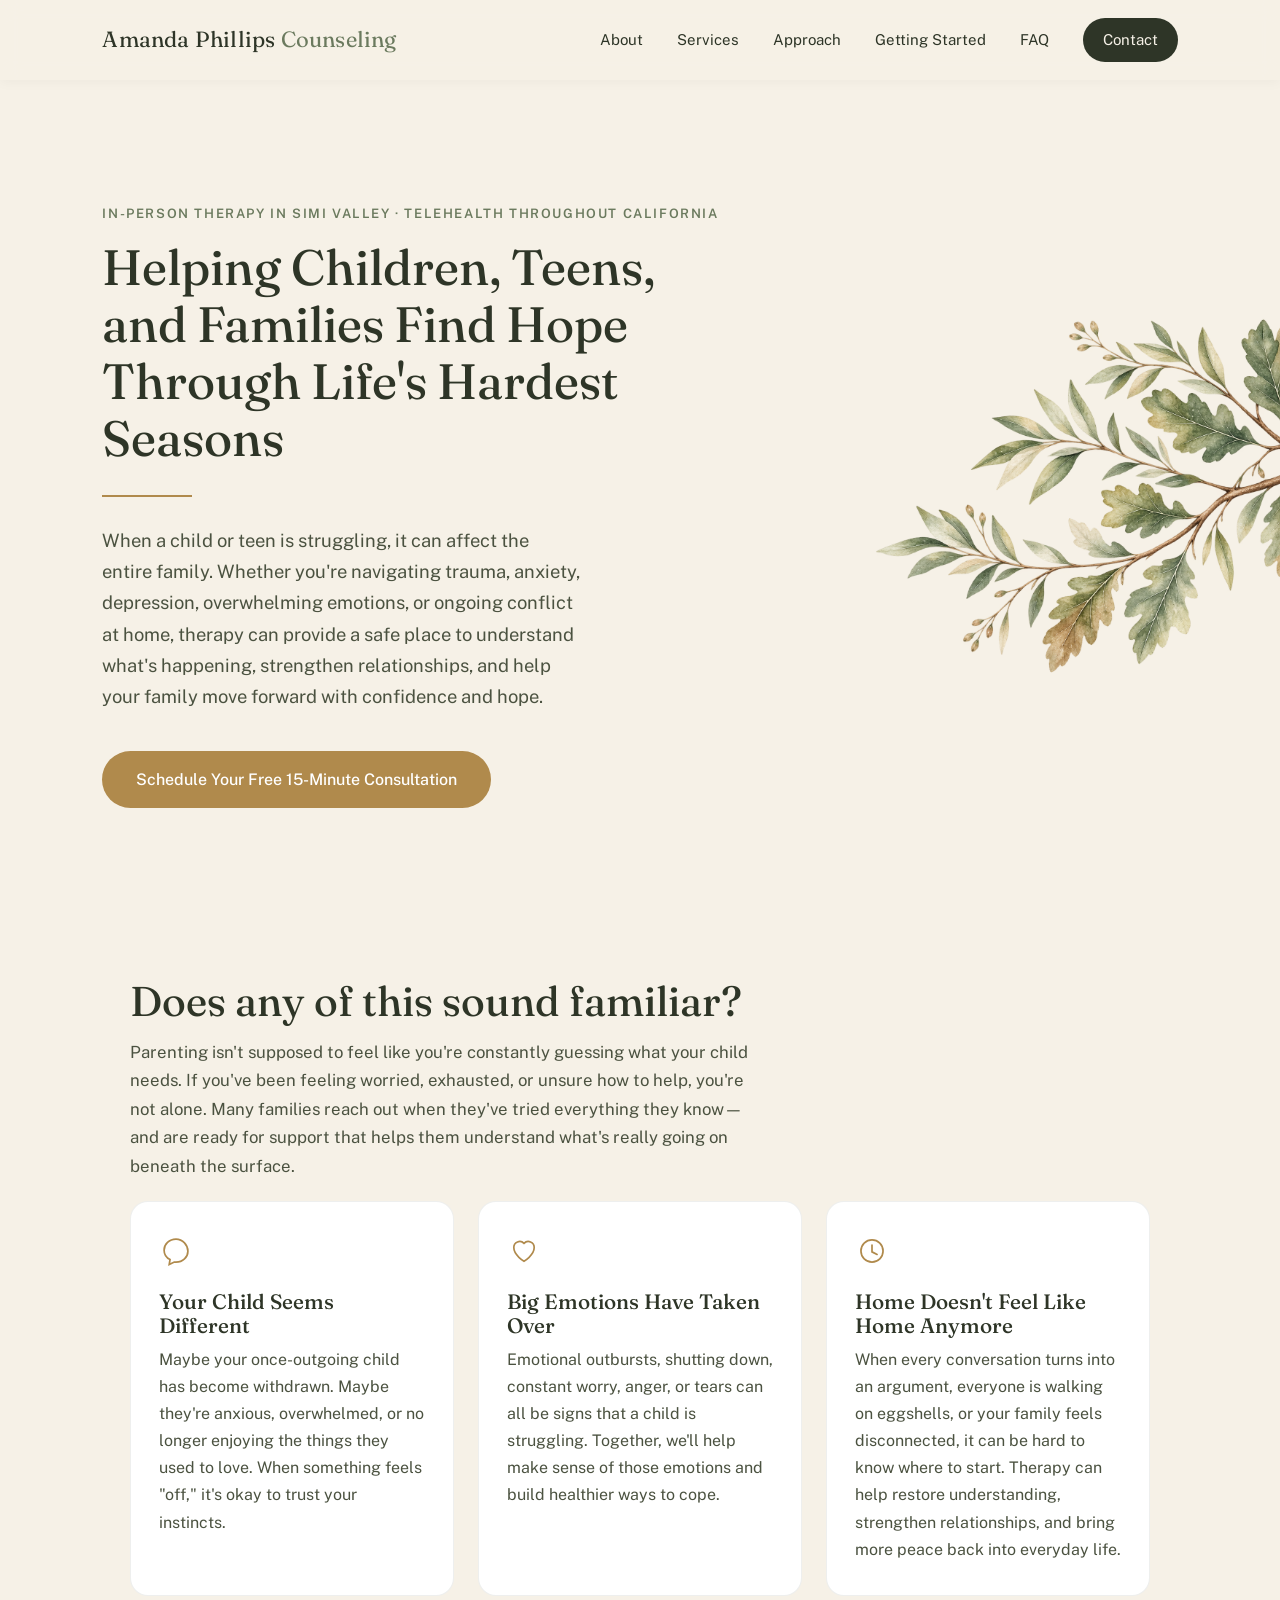
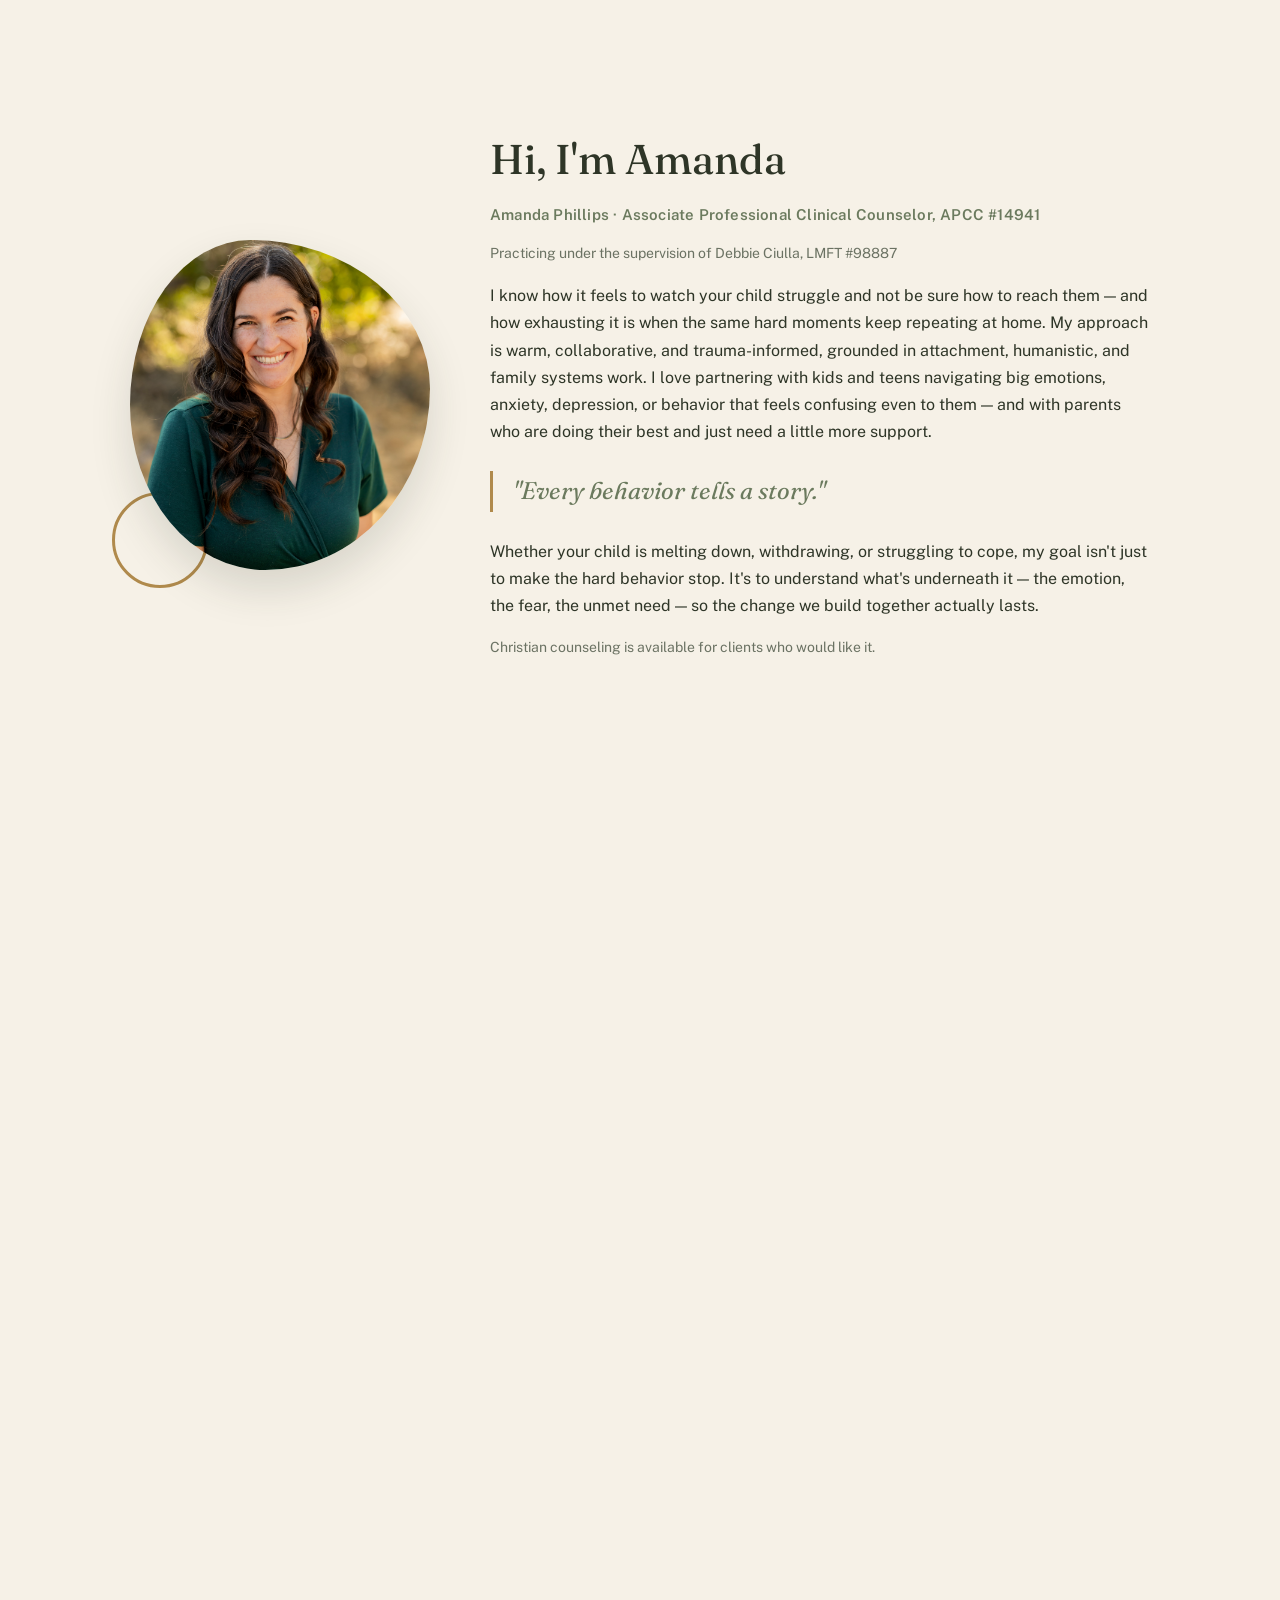
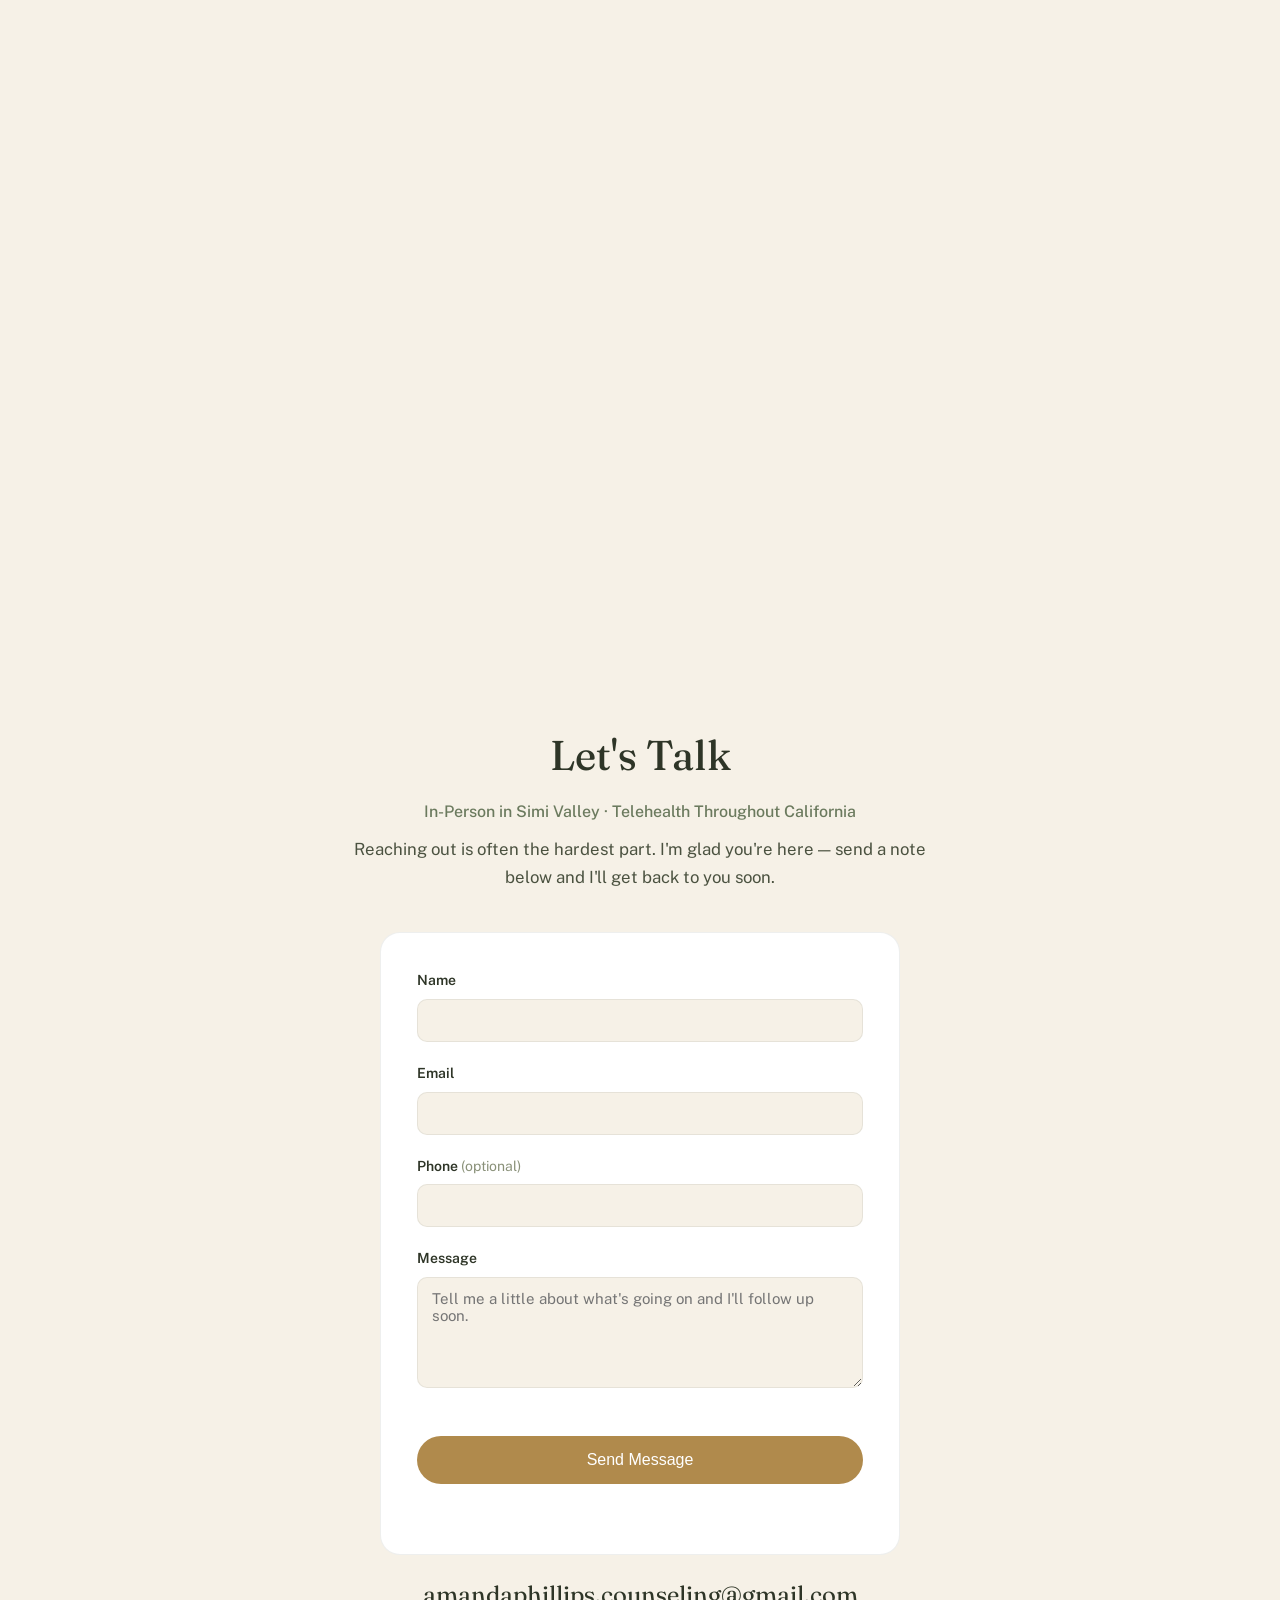
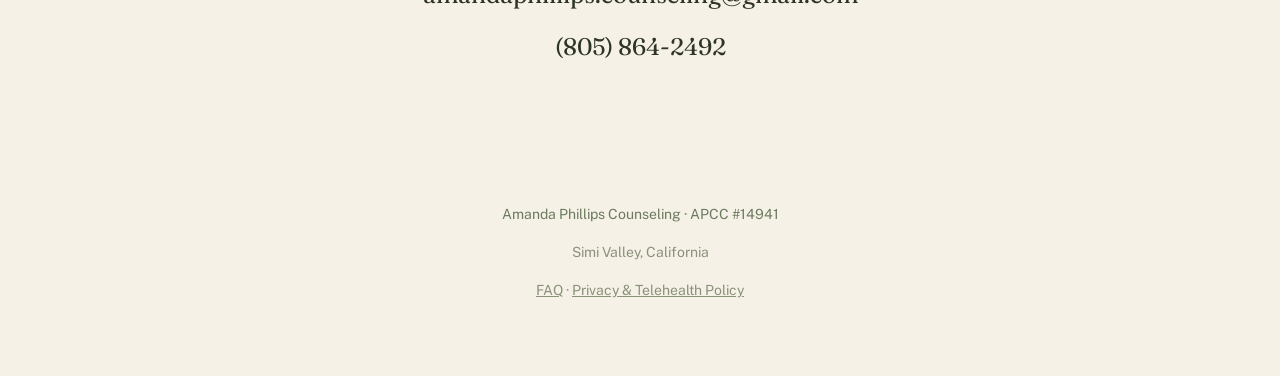
<file: index.html>
<!DOCTYPE html>
<html lang="en">
<head>
    <meta charset="UTF-8">
    <meta name="viewport" content="width=device-width, initial-scale=1.0">

    <title>Amanda Phillips Counseling | Child, Teen &amp; Family Therapy in Simi Valley, CA</title>

 <link rel="canonical" href="https://www.amandaphillipscounseling.com/">

<!-- Open Graph (Facebook, iMessage, etc.) -->
<meta property="og:type" content="website">
<meta property="og:title" content="Amanda Phillips Counseling | Child, Teen & Family Therapy in Simi Valley, CA">
<meta property="og:description" content="Child, teen, and family therapy in Simi Valley and throughout California via telehealth. Warm, trauma-informed support for anxiety, depression, big emotions, and family conflict.">
<meta property="og:url" content="https://www.amandaphillipscounseling.com/">
<meta property="og:image" content="https://www.amandaphillipscounseling.com/images/amanda-headshot.jpg">
<meta property="og:locale" content="en_US">

<!-- Twitter Card -->
<meta name="twitter:card" content="summary_large_image">
<meta name="twitter:title" content="Amanda Phillips Counseling | Child, Teen & Family Therapy in Simi Valley, CA">
<meta name="twitter:description" content="Warm, trauma-informed therapy for children, teens, and families — in Simi Valley or via telehealth anywhere in California.">
<meta name="twitter:image" content="https://www.amandaphillipscounseling.com/images/amanda-headshot.jpg">

<!-- Local Business / Practitioner Schema -->
<script type="application/ld+json">
{
  "@context": "https://schema.org",
  "@type": "MedicalBusiness",
  "name": "Amanda Phillips Counseling",
  "image": "https://www.amandaphillipscounseling.com/images/amanda-headshot.jpg",
  "url": "https://www.amandaphillipscounseling.com/",
  "telephone": "+1-805-864-2492",
  "email": "amandaphillips.counseling@gmail.com",
  "priceRange": "$195-$250",
  "address": {
    "@type": "PostalAddress": "93063"
    "addressLocality": "Simi Valley",
    "addressRegion": "CA",
    "addressCountry": "US"
  },
  "areaServed": {
    "@type": "State",
    "name": "California"
  },
  "founder": {
    "@type": "Person",
    "name": "Amanda Phillips",
    "jobTitle": "Associate Professional Clinical Counselor",
    "honorificSuffix": "APCC #14941"
  },
  "sameAs": ["https://www.psychologytoday.com/us/therapists/amanda-phillips-simi-valley-ca/1802395"]
}
</script>

<link rel="stylesheet" href="style.css">
    <link rel="stylesheet" href="style.css">

    <link rel="preconnect" href="https://fonts.googleapis.com">
    <link rel="preconnect" href="https://fonts.gstatic.com" crossorigin>
    <link href="https://fonts.googleapis.com/css2?family=Fraunces:opsz,wght@9..144,300;9..144,450;9..144,600&family=Public+Sans:wght@300;400;500;600&display=swap" rel="stylesheet">
</head>
<body>

<a class="skip-link" href="#main">Skip to content</a>

<nav>
    <a href="#" class="logo">Amanda Phillips <span>Counseling</span></a>

    <button class="menu-toggle" aria-label="Open menu" aria-expanded="false">
        <span></span><span></span><span></span>
    </button>

    <div class="nav-links">
    <a href="about.html">About</a>
    <a href="#services">Services</a>
    <a href="#approach">Approach</a>
    <a href="#start">Getting Started</a>
    <a href="faq.html">FAQ</a>
    <a href="#contact" class="nav-cta">Contact</a>
</div>
</nav>

<main id="main">

    <header class="hero">
        <div class="hero-content">
            <p class="eyebrow">In-Person Therapy in Simi Valley &middot; Telehealth Throughout California</p>

            <h1>Helping Children, Teens, and Families Find Hope Through Life's Hardest Seasons</h1>

            <hr class="hero-rule">

            <p class="hero-text">
                When a child or teen is struggling, it can affect the entire family. Whether you're navigating trauma, anxiety, depression, overwhelming emotions, or ongoing conflict at home, therapy can provide a safe place to understand what's happening, strengthen relationships, and help your family move forward with confidence and hope.
            </p>

            <a href="#contact" class="button">Schedule Your Free 15-Minute Consultation</a>
        </div>

        <img class="hero-branch" src="images/hero-branch.png" alt="">
    </header>


    <section class="intro reveal">
        <h2>Does any of this sound familiar?</h2>
        <p class="intro-lead">Parenting isn't supposed to feel like you're constantly guessing what your child needs. If you've been feeling worried, exhausted, or unsure how to help, you're not alone. Many families reach out when they've tried everything they know—and are ready for support that helps them understand what's really going on beneath the surface.</p>

        <div class="cards">
            <div class="card">
                <svg class="card-icon" viewBox="0 0 40 40" fill="none" aria-hidden="true"><path d="M20 6c-8 0-14 6-14 13 0 5 3 9 7 11l-1 6 6-3c1 0 1.5.2 2 .2 8 0 14-6 14-13S28 6 20 6Z" stroke="#B08A4C" stroke-width="2"/></svg>
                <h3>Your Child Seems Different</h3>
                <p>Maybe your once-outgoing child has become withdrawn. Maybe they're anxious, overwhelmed, or no longer enjoying the things they used to love. When something feels "off," it's okay to trust your instincts.</p>
            </div>

            <div class="card">
                <svg class="card-icon" viewBox="0 0 40 40" fill="none" aria-hidden="true"><path d="M20 32s-12-7-12-16a7 7 0 0 1 12-5 7 7 0 0 1 12 5c0 9-12 16-12 16Z" stroke="#B08A4C" stroke-width="2"/></svg>
                <h3>Big Emotions Have Taken Over</h3>
                <p>Emotional outbursts, shutting down, constant worry, anger, or tears can all be signs that a child is struggling. Together, we'll help make sense of those emotions and build healthier ways to cope.</p>
            </div>

            <div class="card">
                <svg class="card-icon" viewBox="0 0 40 40" fill="none" aria-hidden="true"><circle cx="20" cy="20" r="13" stroke="#B08A4C" stroke-width="2"/><path d="M20 13v8l6 3" stroke="#B08A4C" stroke-width="2" stroke-linecap="round"/></svg>
                <h3>Home Doesn't Feel Like Home Anymore</h3>
                <p>When every conversation turns into an argument, everyone is walking on eggshells, or your family feels disconnected, it can be hard to know where to start. Therapy can help restore understanding, strengthen relationships, and bring more peace back into everyday life.</p>
            </div>
        </div>
    </section>

    <section id="about" class="about reveal">
        <div class="about-grid">
            <div class="photo-container">
                <img src="images/amanda-headshot.jpg" alt="Amanda Phillips, Associate Professional Clinical Counselor">
            </div>

            <div class="about-copy">
                <h2>Hi, I'm Amanda</h2>
                <p class="credential">Amanda Phillips &middot; Associate Professional Clinical Counselor, APCC #14941</p>
                <p class="supervisor">Practicing under the supervision of Debbie Ciulla, LMFT #98887</p>

                <p>
                    I know how it feels to watch your child struggle and not be sure how to
                    reach them &mdash; and how exhausting it is when the same hard moments keep
                    repeating at home. My approach is warm, collaborative, and trauma-informed,
                    grounded in attachment, humanistic, and family systems work. I love
                    partnering with kids and teens navigating big emotions, anxiety, depression,
                    or behavior that feels confusing even to them &mdash; and with parents who are
                    doing their best and just need a little more support.
                </p>

                <p class="pull-quote">"Every behavior tells a story."</p>

                <p>
                    Whether your child is melting down, withdrawing, or struggling to cope, my
                    goal isn't just to make the hard behavior stop. It's to understand what's
                    underneath it &mdash; the emotion, the fear, the unmet need &mdash; so the
                    change we build together actually lasts.
                </p>

                <p class="aside">Christian counseling is available for clients who would like it.</p>
            </div>
        </div>
    </section>

    <section id="services" class="reveal">
        <h2>How I Can Help</h2>

        <div class="cards">
            <div class="card">
                <h3>Children</h3>
                <p>A safe, playful space to work through anxiety, trauma, and big feelings &mdash; and build the coping skills and confidence to carry forward.</p>
            </div>

            <div class="card">
                <h3>Teens</h3>
                <p>A space that's actually theirs, to talk through depression, identity, friendships, school pressure, and everything that comes with growing up.</p>
            </div>

            <div class="card">
                <h3>Families</h3>
                <p>Support for rebuilding communication and connection, so home starts to feel less like a battleground and more like a team.</p>
            </div>
        </div>
    </section>

    <section id="approach" class="approach reveal">
        <h2>My Approach</h2>
        <p class="approach-intro">
            I draw from evidence-based, trauma-informed methods and tailor them to each
            family &mdash; because your child isn't a script, and neither is your story.
        </p>

        <div class="approach-list">
            <div class="approach-item">
                <h3>Trauma-Focused CBT</h3>
                <p>A structured, gentle approach that helps kids and teens process difficult experiences and build healthier ways of thinking about them.</p>
            </div>
            <div class="approach-item">
                <h3>Emotion-Focused Work</h3>
                <p>Helping your child name, understand, and ride out big feelings instead of being swept away by them.</p>
            </div>
            <div class="approach-item">
                <h3>Family Systems</h3>
                <p>Looking at behavior in the context of your family's relationships and home life, not as a problem that lives in your child alone.</p>
            </div>
            <div class="approach-item">
                <h3>Play-Based Interventions</h3>
                <p>Meeting younger clients where they are, using play as the natural language kids use to process what they can't yet put into words.</p>
            </div>
        </div>
    </section>

    <section id="start" class="start reveal">
        <h2>Getting Started</h2>
        <p class="start-lead">Reaching out is often the hardest step. Here's exactly what happens after you do.</p>

        <div class="steps">
            <div class="step">
                <span class="step-mark" aria-hidden="true"></span>
                <h3>Reach out</h3>
                <p>Send a message or give me a call and tell me a bit about what's going on for your child or family. No pressure, just a starting point.</p>
            </div>
            <div class="step">
                <span class="step-mark" aria-hidden="true"></span>
                <h3>Free phone consultation</h3>
                <p>We'll talk for about 15 minutes to see if we're a good fit and answer whatever questions are on your mind.</p>
            </div>
            <div class="step">
                <span class="step-mark" aria-hidden="true"></span>
                <h3>First session</h3>
                <p>A relaxed first meeting where we get to know each other and start shaping a plan that fits your family.</p>
            </div>
            <div class="step">
                <span class="step-mark" aria-hidden="true"></span>
                <h3>Ongoing care</h3>
                <p>Collaborative sessions, paced to what your family needs &mdash; with check-ins along the way so you always know how things are going.</p>
            </div>
        </div>

        <p class="aside" style="margin-top: 24px;">Have questions about fees, insurance, or what a session looks like? Visit the <a href="faq.html">FAQ page</a>.</p>
    </section>

    <section id="contact" class="contact reveal">
        <h2>Let's Talk</h2>
        <p class="contact-sub">In-Person in Simi Valley &middot; Telehealth Throughout California</p>
        <p class="contact-lead">Reaching out is often the hardest part. I'm glad you're here &mdash; send a note below and I'll get back to you soon.</p>

        <!--
            FORM SETUP (free, takes about 5 minutes):
            1. Go to formspree.io and create a free account (no credit card needed).
            2. Create a new form. Formspree will give you an endpoint that looks like
               https://formspree.io/f/abc12345
            3. Replace YOUR_FORM_ID below (in the form's action attribute) with the
               part after "/f/" — e.g. abc12345.
            4. Formspree will email you to confirm the form before it goes live —
               check your inbox after your first real test submission.
        -->
        <form id="contact-form" class="contact-form" action="https://formspree.io/f/xbdnwdwd" method="POST">
            <div class="form-row">
                <label for="name">Name</label>
                <input type="text" id="name" name="name" required>
            </div>

            <div class="form-row">
                <label for="email">Email</label>
                <input type="email" id="email" name="email" required>
            </div>

            <div class="form-row">
                <label for="phone">Phone <span class="optional">(optional)</span></label>
                <input type="tel" id="phone" name="phone">
            </div>

            <div class="form-row">
                <label for="message">Message</label>
                <textarea id="message" name="message" rows="5" required placeholder="Tell me a little about what's going on and I'll follow up soon."></textarea>
            </div>

            <!-- Honeypot field to reduce spam — hidden from real visitors -->
            <input type="text" name="_gotcha" class="hp-field" tabindex="-1" autocomplete="off" aria-hidden="true">

            <button type="submit" class="button">Send Message</button>

            <p class="form-status" role="status" aria-live="polite"></p>
        </form>

        <div class="contact-details">
            <a href="mailto:amandaphillips.counseling@gmail.com">amandaphillips.counseling@gmail.com</a>
            <a href="tel:+18058642492">(805) 864-2492</a>
        </div>
    </section>

</main>

<footer>
    <p>Amanda Phillips Counseling &middot; APCC #14941</p>
    <p class="footer-note">Simi Valley, California</p>
    <p class="footer-note"><a href="faq.html">FAQ</a> &middot; <a href="privacy.html">Privacy &amp; Telehealth Policy</a></p>
</footer>

<script src="script.js"></script>

</body>
</html>
</file>
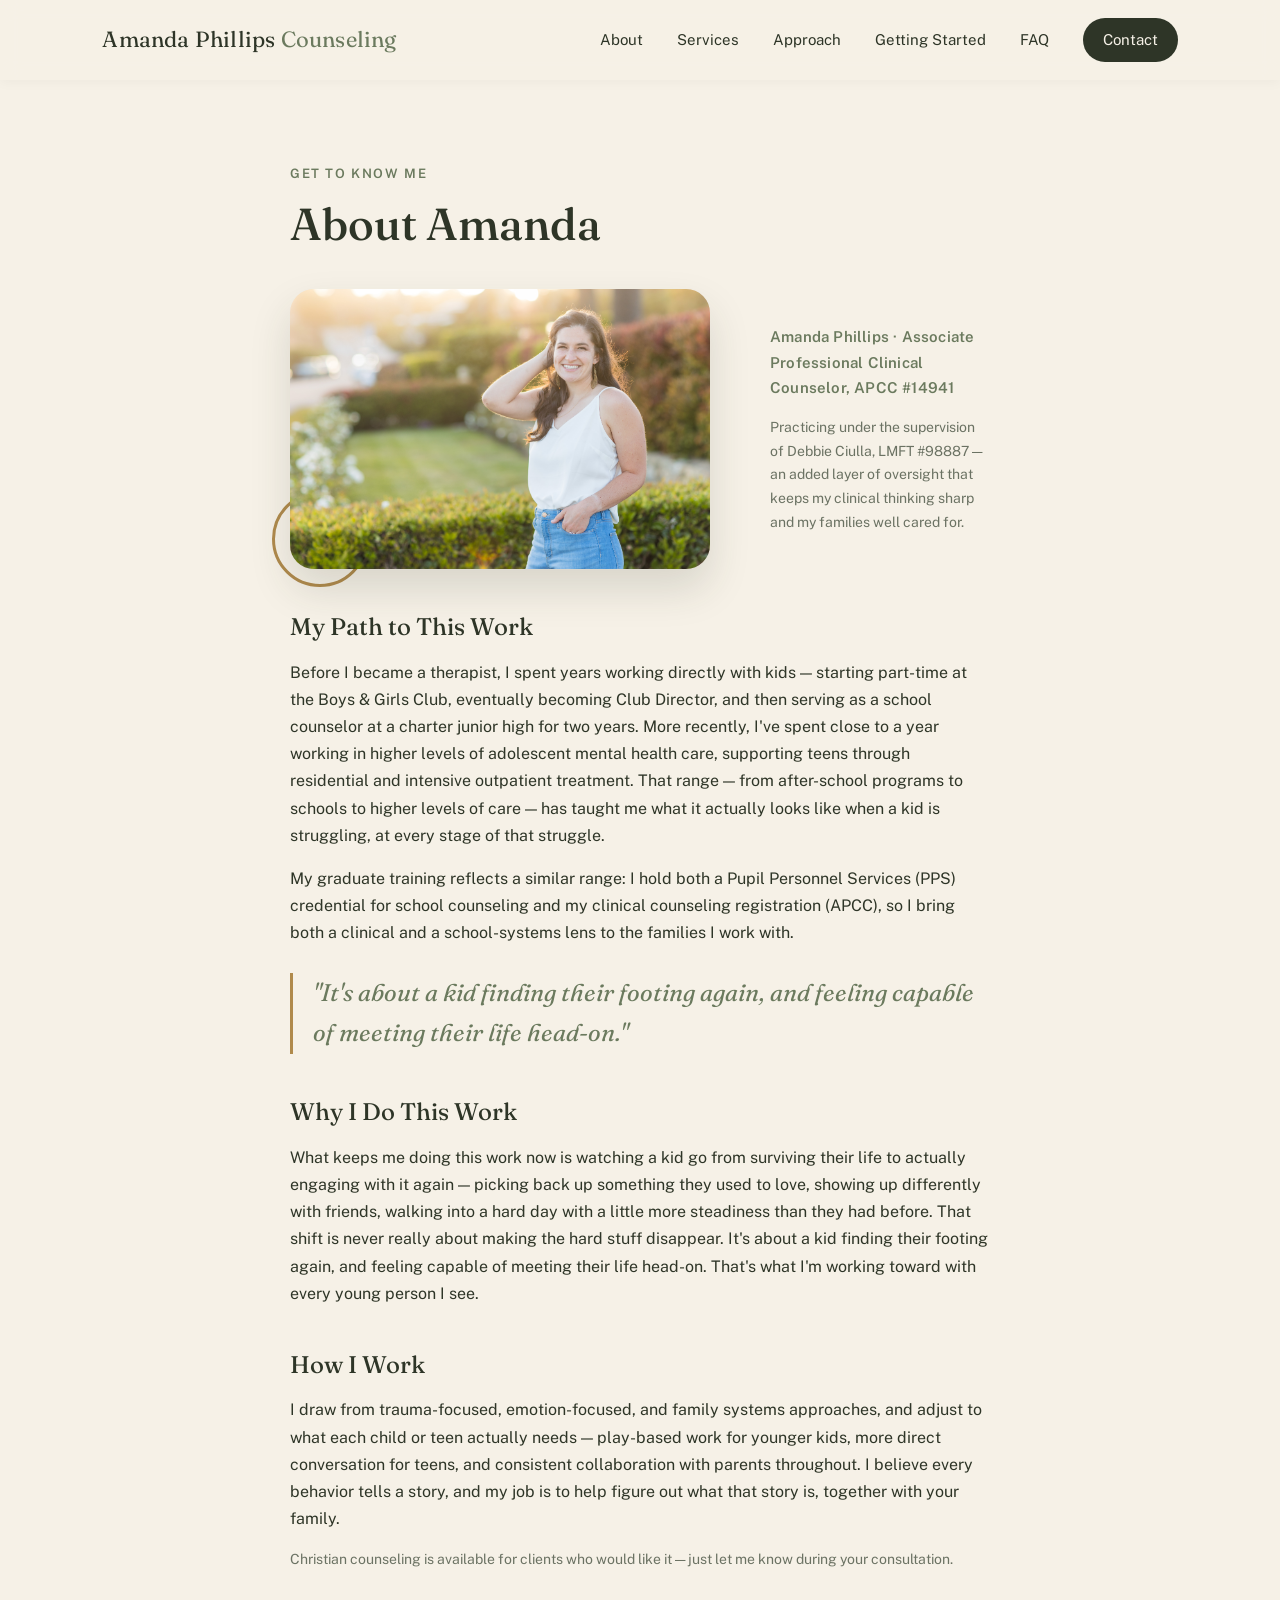
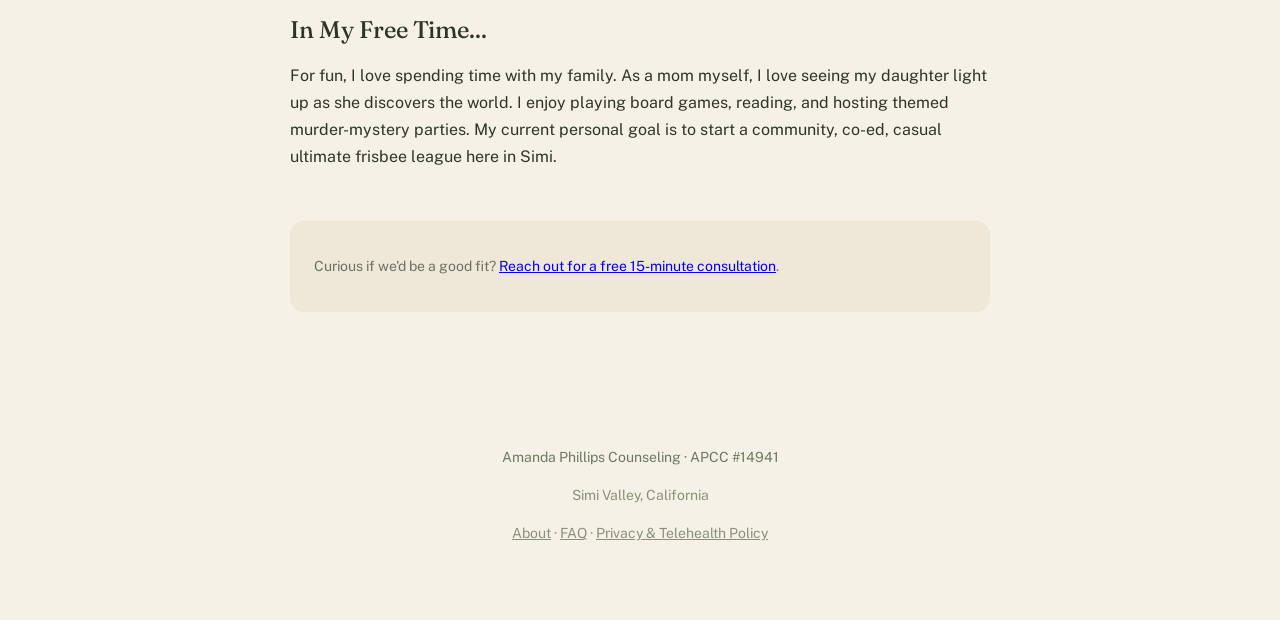
<file: about.html>
<!DOCTYPE html>
<html lang="en">
<head>
    <meta charset="UTF-8">
    <meta name="viewport" content="width=device-width, initial-scale=1.0">

    <title>About Amanda | Amanda Phillips Counseling</title>

    <meta name="description"
          content="Meet Amanda Phillips, APCC — a child, teen, and family therapist in Simi Valley, CA with a background in schools, youth programs, and adolescent mental health care.">
    <link rel="canonical" href="https://www.amandaphillipscounseling.com/about.html">

    <!-- Open Graph (Facebook, iMessage, etc.) -->
    <meta property="og:type" content="website">
    <meta property="og:title" content="About Amanda | Amanda Phillips Counseling">
    <meta property="og:description" content="Meet Amanda Phillips, APCC — a child, teen, and family therapist in Simi Valley, CA with a background in schools, youth programs, and adolescent mental health care.">
    <meta property="og:url" content="https://www.amandaphillipscounseling.com/about.html">
    <meta property="og:image" content="https://www.amandaphillipscounseling.com/images/amanda-headshot.jpg">
    <meta property="og:locale" content="en_US">

    <!-- Twitter Card -->
    <meta name="twitter:card" content="summary_large_image">
    <meta name="twitter:title" content="About Amanda | Amanda Phillips Counseling">
    <meta name="twitter:description" content="Meet Amanda Phillips, APCC — a child, teen, and family therapist in Simi Valley, CA.">
    <meta name="twitter:image" content="https://www.amandaphillipscounseling.com/images/amanda-headshot.jpg">

    <!-- Local Business / Practitioner Schema -->
    <script type="application/ld+json">
    {
      "@context": "https://schema.org",
      "@type": "MedicalBusiness",
      "name": "Amanda Phillips Counseling",
      "image": "https://www.amandaphillipscounseling.com/images/amanda-headshot.jpg",
      "url": "https://www.amandaphillipscounseling.com/",
      "telephone": "+1-805-864-2492",
      "email": "amandaphillips.counseling@gmail.com",
      "priceRange": "$195-$250",
      "address": {
        "@type": "PostalAddress",
        "addressLocality": "Simi Valley",
        "addressRegion": "CA",
        "addressCountry": "US"
      },
      "areaServed": {
        "@type": "State",
        "name": "California"
      },
      "founder": {
        "@type": "Person",
        "name": "Amanda Phillips",
        "jobTitle": "Associate Professional Clinical Counselor",
        "honorificSuffix": "APCC #14941"
      },
      "sameAs": ["https://www.psychologytoday.com/us/therapists/amanda-phillips-simi-valley-ca/1802395"]
    }
    </script>

    <link rel="stylesheet" href="style.css">

    <link rel="preconnect" href="https://fonts.googleapis.com">
    <link rel="preconnect" href="https://fonts.gstatic.com" crossorigin>
    <link href="https://fonts.googleapis.com/css2?family=Fraunces:opsz,wght@9..144,300;9..144,450;9..144,600&family=Public+Sans:wght@300;400;500;600&display=swap" rel="stylesheet">
</head>
<body>

<a class="skip-link" href="#main">Skip to content</a>

<nav>
    <a href="index.html" class="logo">Amanda Phillips <span>Counseling</span></a>

    <button class="menu-toggle" aria-label="Open menu" aria-expanded="false">
        <span></span><span></span><span></span>
    </button>

    <div class="nav-links">
        <a href="about.html">About</a>
        <a href="index.html#services">Services</a>
        <a href="index.html#approach">Approach</a>
        <a href="index.html#start">Getting Started</a>
        <a href="faq.html">FAQ</a>
        <a href="index.html#contact" class="nav-cta">Contact</a>
    </div>
</nav>

<main id="main">

    <section class="policy-page reveal">
        <p class="eyebrow">Get to Know Me</p>
        <h1>About Amanda</h1>

        <div class="about-photo-grid" style="margin-top: 40px;">
    <div class="about-photo-container">
        <img src="images/amanda-headshot2.jpg" alt="Amanda Phillips, Associate Professional Clinical Counselor">
    </div>

    <div class="about-copy">
        <p class="credential">Amanda Phillips &middot; Associate Professional Clinical Counselor, APCC #14941</p>
        <p class="supervisor">Practicing under the supervision of Debbie Ciulla, LMFT #98887 &mdash; an added layer of oversight that keeps my clinical thinking sharp and my families well cared for.</p>
    </div>
</div>
        </div>

        <h2>My Path to This Work</h2>
        <p>
            Before I became a therapist, I spent years working directly with kids &mdash;
            starting part-time at the Boys &amp; Girls Club, eventually becoming Club
            Director, and then serving as a school counselor at a charter junior high
            for two years. More recently, I've spent close to a year working in higher
            levels of adolescent mental health care, supporting teens through
            residential and intensive outpatient treatment. That range &mdash; from
            after-school programs to schools to higher levels of care &mdash; has taught
            me what it actually looks like when a kid is struggling, at every stage of
            that struggle.
        </p>
        <p>
            My graduate training reflects a similar range: I hold both a Pupil
            Personnel Services (PPS) credential for school counseling and my clinical
            counseling registration (APCC), so I bring both a clinical and a
            school-systems lens to the families I work with.
        </p>

        <p class="pull-quote">"It's about a kid finding their footing again, and feeling capable of meeting their life head-on."</p>

        <h2>Why I Do This Work</h2>
        <p>
            What keeps me doing this work now is watching a kid go from surviving
            their life to actually engaging with it again &mdash; picking back up
            something they used to love, showing up differently with friends, walking
            into a hard day with a little more steadiness than they had before. That
            shift is never really about making the hard stuff disappear. It's about a
            kid finding their footing again, and feeling capable of meeting their life
            head-on. That's what I'm working toward with every young person I see.
        </p>

        <h2>How I Work</h2>
        <p>
            I draw from trauma-focused, emotion-focused, and family systems approaches,
            and adjust to what each child or teen actually needs &mdash; play-based work
            for younger kids, more direct conversation for teens, and consistent
            collaboration with parents throughout. I believe every behavior tells a
            story, and my job is to help figure out what that story is, together with
            your family.
        </p>
        <p class="aside">
            Christian counseling is available for clients who would like it &mdash; just
            let me know during your consultation.
        </p>

        <h2>In My Free Time...</h2>
        <p>
            For fun, I love spending time with my family. As a mom myself, I love seeing my daughter light up as she discovers the world. 
            I enjoy playing board games, reading, and hosting themed murder-mystery parties. My current personal goal is to start a community, co-ed, casual ultimate frisbee
            league here in Simi.    
        </p>
    

        <div class="policy-disclaimer">
            <p>Curious if we'd be a good fit? <a href="index.html#contact">Reach out for a free 15-minute consultation</a>.</p>
        </div>
    </section>

</main>

<footer>
    <p>Amanda Phillips Counseling &middot; APCC #14941</p>
    <p class="footer-note">Simi Valley, California</p>
    <p class="footer-note"><a href="about.html">About</a> &middot; <a href="faq.html">FAQ</a> &middot; <a href="privacy.html">Privacy &amp; Telehealth Policy</a></p>
</footer>

<script src="script.js"></script>

</body>
</html>
</file>
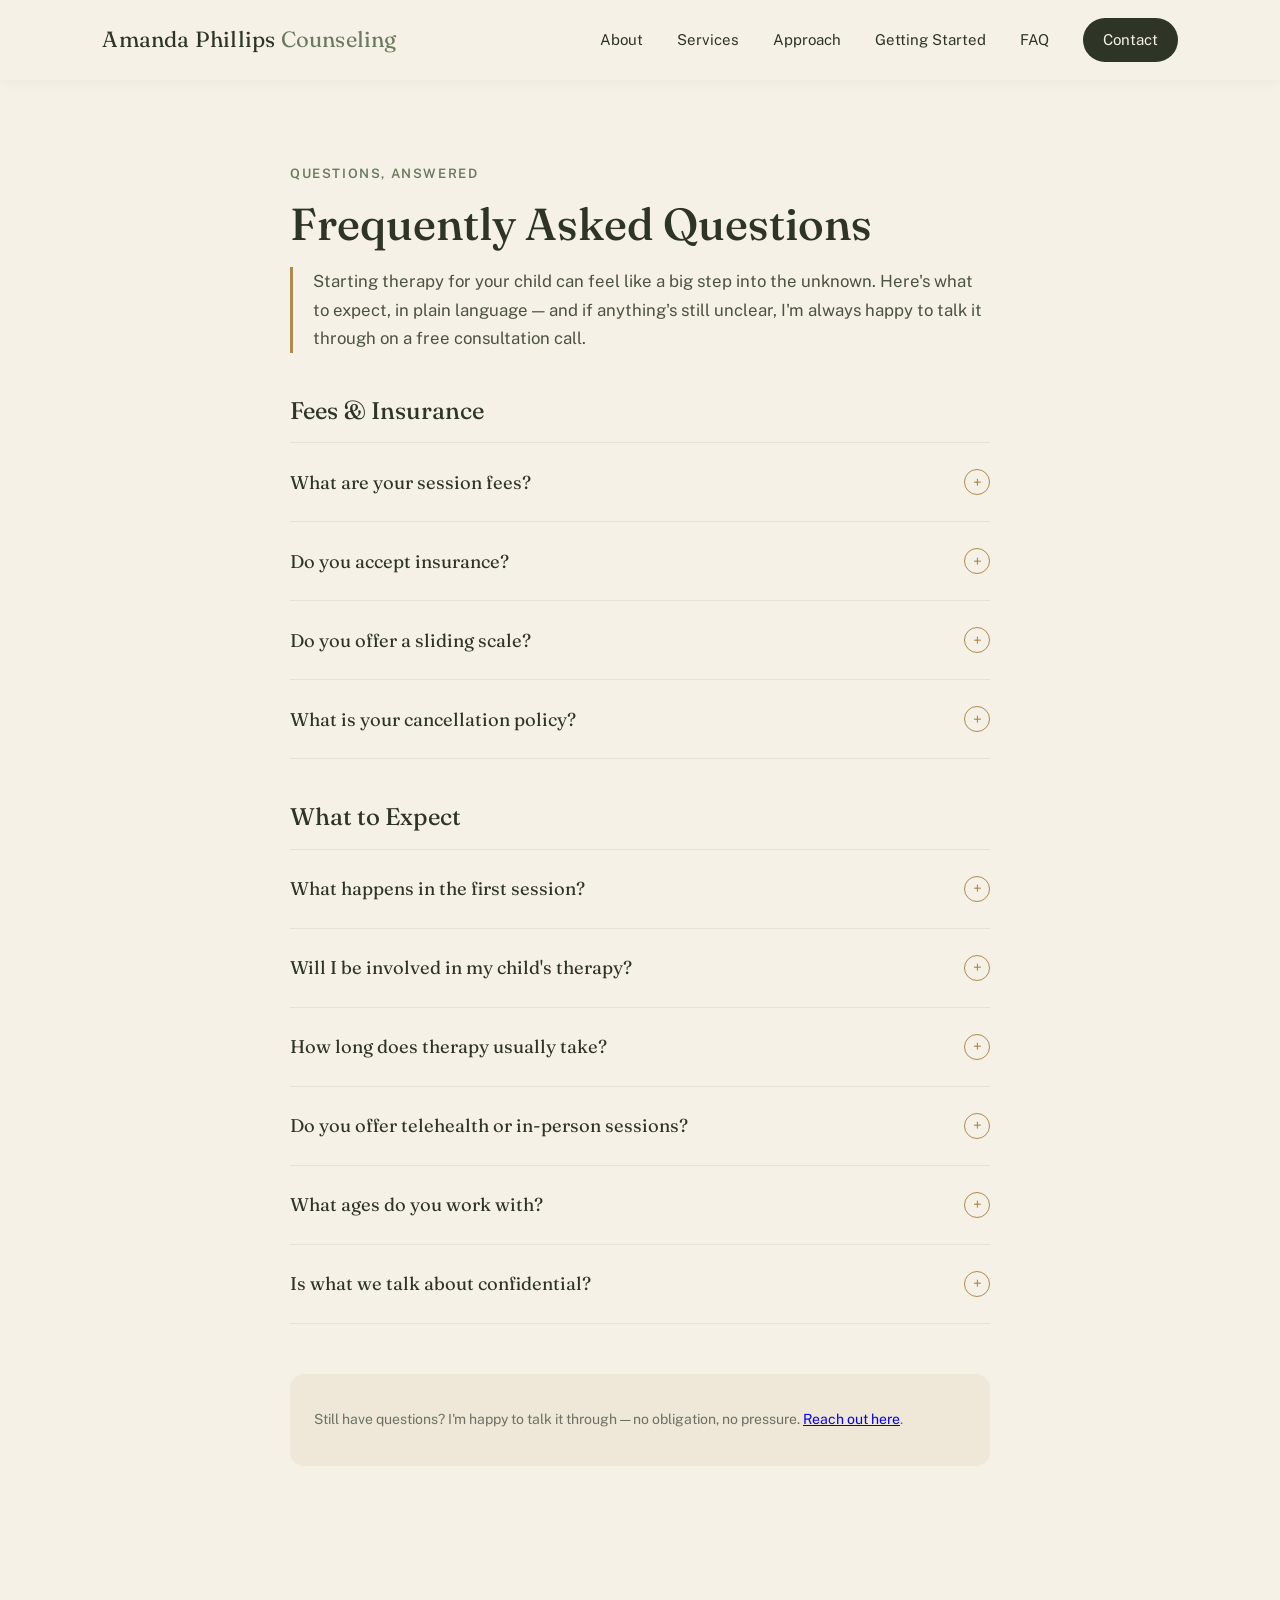
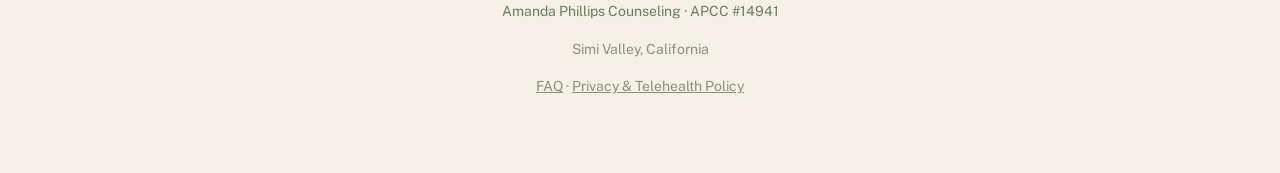
<file: faq.html>
<!DOCTYPE html>
<html lang="en">
<head>
    <meta charset="UTF-8">
    <meta name="viewport" content="width=device-width, initial-scale=1.0">

    <title>FAQ | Amanda Phillips Counseling</title>

    <meta name="description"
          content="Answers to common questions about fees, insurance, session format, and what to expect from child, teen, and family therapy with Amanda Phillips Counseling.">
                 <link rel="canonical" href="https://www.amandaphillipscounseling.com/faq.html">

<!-- Open Graph (Facebook, iMessage, etc.) -->
<meta property="og:type" content="website">
<meta property="og:title" content="FAQ | Amanda Phillips Counseling">
<meta property="og:description" content="Answers to common questions about fees, insurance, session format, and what to expect from child, teen, and family therapy.">
<meta property="og:url" content="https://www.amandaphillipscounseling.com/faq.html">
<meta property="og:image" content="https://www.amandaphillipscounseling.com/images/amanda-headshot.jpg">
<meta property="og:locale" content="en_US">

<!-- Twitter Card -->
<meta name="twitter:card" content="summary_large_image">
<meta name="twitter:title" content="FAQ | Amanda Phillips Counseling">
<meta name="twitter:description" content="Answers to common questions about fees, insurance, session format, and what to expect from therapy.">
<meta name="twitter:image" content="https://www.amandaphillipscounseling.com/images/amanda-headshot.jpg">

<!-- Local Business / Practitioner Schema -->
<script type="application/ld+json">
{
  "@context": "https://schema.org",
  "@type": "MedicalBusiness",
  "name": "Amanda Phillips Counseling",
  "image": "https://www.amandaphillipscounseling.com/images/amanda-headshot.jpg",
  "url": "https://www.amandaphillipscounseling.com/",
  "telephone": "+1-805-864-2492",
  "email": "amandaphillips.counseling@gmail.com",
  "priceRange": "$195-$250",
  "address": {
    "@type": "PostalAddress": "93063"
    "addressLocality": "Simi Valley",
    "addressRegion": "CA",
    "addressCountry": "US"
  },
  "areaServed": {
    "@type": "State",
    "name": "California"
  },
  "founder": {
    "@type": "Person",
    "name": "Amanda Phillips",
    "jobTitle": "Associate Professional Clinical Counselor",
    "honorificSuffix": "APCC #14941"
  },
  "sameAs": ["https://www.psychologytoday.com/us/therapists/amanda-phillips-simi-valley-ca/1802395"]
}
</script>

<!-- FAQ Page Schema -->
<script type="application/ld+json">
{
  "@context": "https://schema.org",
  "@type": "FAQPage",
  "mainEntity": [
    {
      "@type": "Question",
      "name": "What are your session fees?",
      "acceptedAnswer": {
        "@type": "Answer",
        "text": "Individual sessions are $195 for a 50-minute session. Family sessions are $195-250."
      }
    },
    {
      "@type": "Question",
      "name": "Do you accept insurance?",
      "acceptedAnswer": {
        "@type": "Answer",
        "text": "I am currently a private-pay provider and do not bill insurance directly. Upon request, I can provide a superbill for possible out-of-network reimbursement."
      }
    },
    {
      "@type": "Question",
      "name": "Do you offer telehealth or in-person sessions?",
      "acceptedAnswer": {
        "@type": "Answer",
        "text": "Both. I see clients in person in Simi Valley and via telehealth anywhere in California."
      }
    },
    {
      "@type": "Question",
      "name": "What ages do you work with?",
      "acceptedAnswer": {
        "@type": "Answer",
        "text": "I specialize in working with ages 5 to 18, but also work with other ages and adults."
      }
    }
  ]
}
</script>

<link rel="stylesheet" href="style.css">

    <link rel="stylesheet" href="style.css">

    <link rel="preconnect" href="https://fonts.googleapis.com">
    <link rel="preconnect" href="https://fonts.gstatic.com" crossorigin>
    <link href="https://fonts.googleapis.com/css2?family=Fraunces:opsz,wght@9..144,300;9..144,450;9..144,600&family=Public+Sans:wght@300;400;500;600&display=swap" rel="stylesheet">
</head>
<body>

<a class="skip-link" href="#main">Skip to content</a>

<nav>
    <a href="index.html" class="logo">Amanda Phillips <span>Counseling</span></a>

    <button class="menu-toggle" aria-label="Open menu" aria-expanded="false">
        <span></span><span></span><span></span>
    </button>

   <div class="nav-links">
    <a href="about.html">About</a>
    <a href="index.html#services">Services</a>
    <a href="index.html#approach">Approach</a>
    <a href="index.html#start">Getting Started</a>
    <a href="faq.html">FAQ</a>
    <a href="index.html#contact" class="nav-cta">Contact</a>
</div>
</nav>

<main id="main">

    <section class="policy-page reveal">
        <p class="eyebrow">Questions, Answered</p>
        <h1>Frequently Asked Questions</h1>
        <p class="policy-note">
            Starting therapy for your child can feel like a big step into the unknown.
            Here's what to expect, in plain language &mdash; and if anything's still
            unclear, I'm always happy to talk it through on a free consultation call.
        </p>

        <h2>Fees &amp; Insurance</h2>
        <div class="faq-list">
            <div class="faq-item">
                <button class="faq-question" aria-expanded="false">
                    What are your session fees?
                    <span class="faq-question-mark" aria-hidden="true">+</span>
                </button>
                <div class="faq-answer">
                    <p>
                        Individual sessions are $195 for a
                        50-minute session. Family Sessions are $195-250. I want cost to be
                        something we can talk about openly, not a barrier to getting support
                        &mdash; if fees are a concern, let's talk during your consultation.
                    </p>
                </div>
            </div>

            <div class="faq-item">
                <button class="faq-question" aria-expanded="false">
                    Do you accept insurance?
                    <span class="faq-question-mark" aria-hidden="true">+</span>
                </button>
                <div class="faq-answer">
                    <p>
                        I am currently a private-pay provider and do not bill insurance
                        directly. Upon request, I can provide a superbill that you can submit
                        to your insurance company for possible out-of-network reimbursement.
                        I'd recommend calling the number on the back of your insurance card and
                        asking about your out-of-network mental health benefits before we begin.
                    </p>
                </div>
            </div>

            <div class="faq-item">
                <button class="faq-question" aria-expanded="false">
                    Do you offer a sliding scale?
                    <span class="faq-question-mark" aria-hidden="true">+</span>
                </button>
                <div class="faq-answer">
                    <p>
                        I hold a limited number of sliding-scale spots for families
                        experiencing financial hardship. If this would help your family, please
                        mention it when you reach out and we'll see what's available.
                    </p>
                </div>
            </div>

            <div class="faq-item">
                <button class="faq-question" aria-expanded="false">
                    What is your cancellation policy?
                    <span class="faq-question-mark" aria-hidden="true">+</span>
                </button>
                <div class="faq-answer">
                    <p>
                        Life with kids is unpredictable, and I understand plans change. I ask
                        for at least 24 hours' notice for
                        cancellations or rescheduling. Sessions cancelled with less notice, or
                        missed altogether, are subject to the full session fee.
                       
                    </p>
                </div>
            </div>
        </div>

        <h2>What to Expect</h2>
        <div class="faq-list">
            <div class="faq-item">
                <button class="faq-question" aria-expanded="false">
                    What happens in the first session?
                    <span class="faq-question-mark" aria-hidden="true">+</span>
                </button>
                <div class="faq-answer">
                    <p>
                        The first session is mostly about getting to know your family and
                        what's been going on. For younger children, I usually spend some time
                        with parents first, then meet your child so they can get comfortable
                        with me and the space at their own pace. There's no pressure for anyone
                        to share more than they're ready to on day one.
                    </p>
                </div>
            </div>

            <div class="faq-item">
                <button class="faq-question" aria-expanded="false">
                    Will I be involved in my child's therapy?
                    <span class="faq-question-mark" aria-hidden="true">+</span>
                </button>
                <div class="faq-answer">
                    <p>
                        Yes. Parents are a huge part of a child's progress, and I check in with
                        caregivers regularly. Depending on your child's age and what we're
                        working on, this might look like brief updates after sessions, periodic
                        parent check-in sessions, or full family sessions. What your child
                        shares in session stays confidential in age-appropriate ways, but I'll
                        always let you know how things are going and how you can support the
                        work at home.
                    </p>
                </div>
            </div>

            <div class="faq-item">
                <button class="faq-question" aria-expanded="false">
                    How long does therapy usually take?
                    <span class="faq-question-mark" aria-hidden="true">+</span>
                </button>
                <div class="faq-answer">
                    <p>
                        It's different for every family. Some come in for a specific,
                        short-term concern; others benefit from longer-term support as things
                        unfold. We'll check in regularly on progress and goals, and you're
                        always welcome to ask where things stand.
                    </p>
                </div>
            </div>

            <div class="faq-item">
                <button class="faq-question" aria-expanded="false">
                    Do you offer telehealth or in-person sessions?
                    <span class="faq-question-mark" aria-hidden="true">+</span>
                </button>
                <div class="faq-answer">
                    <p>
                        Both. I see clients in person in Simi Valley and via telehealth
                        anywhere in California. Sometimes families do a mix of the two, depending on
                        the week.
                    </p>
                </div>
            </div>

            <div class="faq-item">
                <button class="faq-question" aria-expanded="false">
                    What ages do you work with?
                    <span class="faq-question-mark" aria-hidden="true">+</span>
                </button>
                <div class="faq-answer">
                    <p>
                        I work with children, teens, and their families. I specialize in working with ages 5 to 18, but also work with other ages and adults. If you're not sure
                        whether therapy is a good fit for your child's age or situation, reach
                        out and we can talk it through.
                    </p>
                </div>
            </div>

            <div class="faq-item">
                <button class="faq-question" aria-expanded="false">
                    Is what we talk about confidential?
                    <span class="faq-question-mark" aria-hidden="true">+</span>
                </button>
                <div class="faq-answer">
                    <p>
                        Confidentiality is an important part of building trust, especially with
                        teens. In general, what's shared in session stays private, with the
                        standard legal exceptions around safety (such as risk of harm to self or
                        others, or suspected abuse). I'll go over the specifics of
                        confidentiality, and how it works differently for younger children
                        versus teens, during our first session.
                    </p>
                </div>
            </div>
        </div>

        <div class="policy-disclaimer">
            <p>Still have questions? I'm happy to talk it through &mdash; no obligation, no pressure. <a href="index.html#contact">Reach out here</a>.</p>
        </div>
    </section>

</main>

<footer>
    <p>Amanda Phillips Counseling &middot; APCC #14941</p>
    <p class="footer-note">Simi Valley, California</p>
    <p class="footer-note"><a href="faq.html">FAQ</a> &middot; <a href="privacy.html">Privacy &amp; Telehealth Policy</a></p>
</footer>

<script src="script.js"></script>

</body>
</html>
</file>
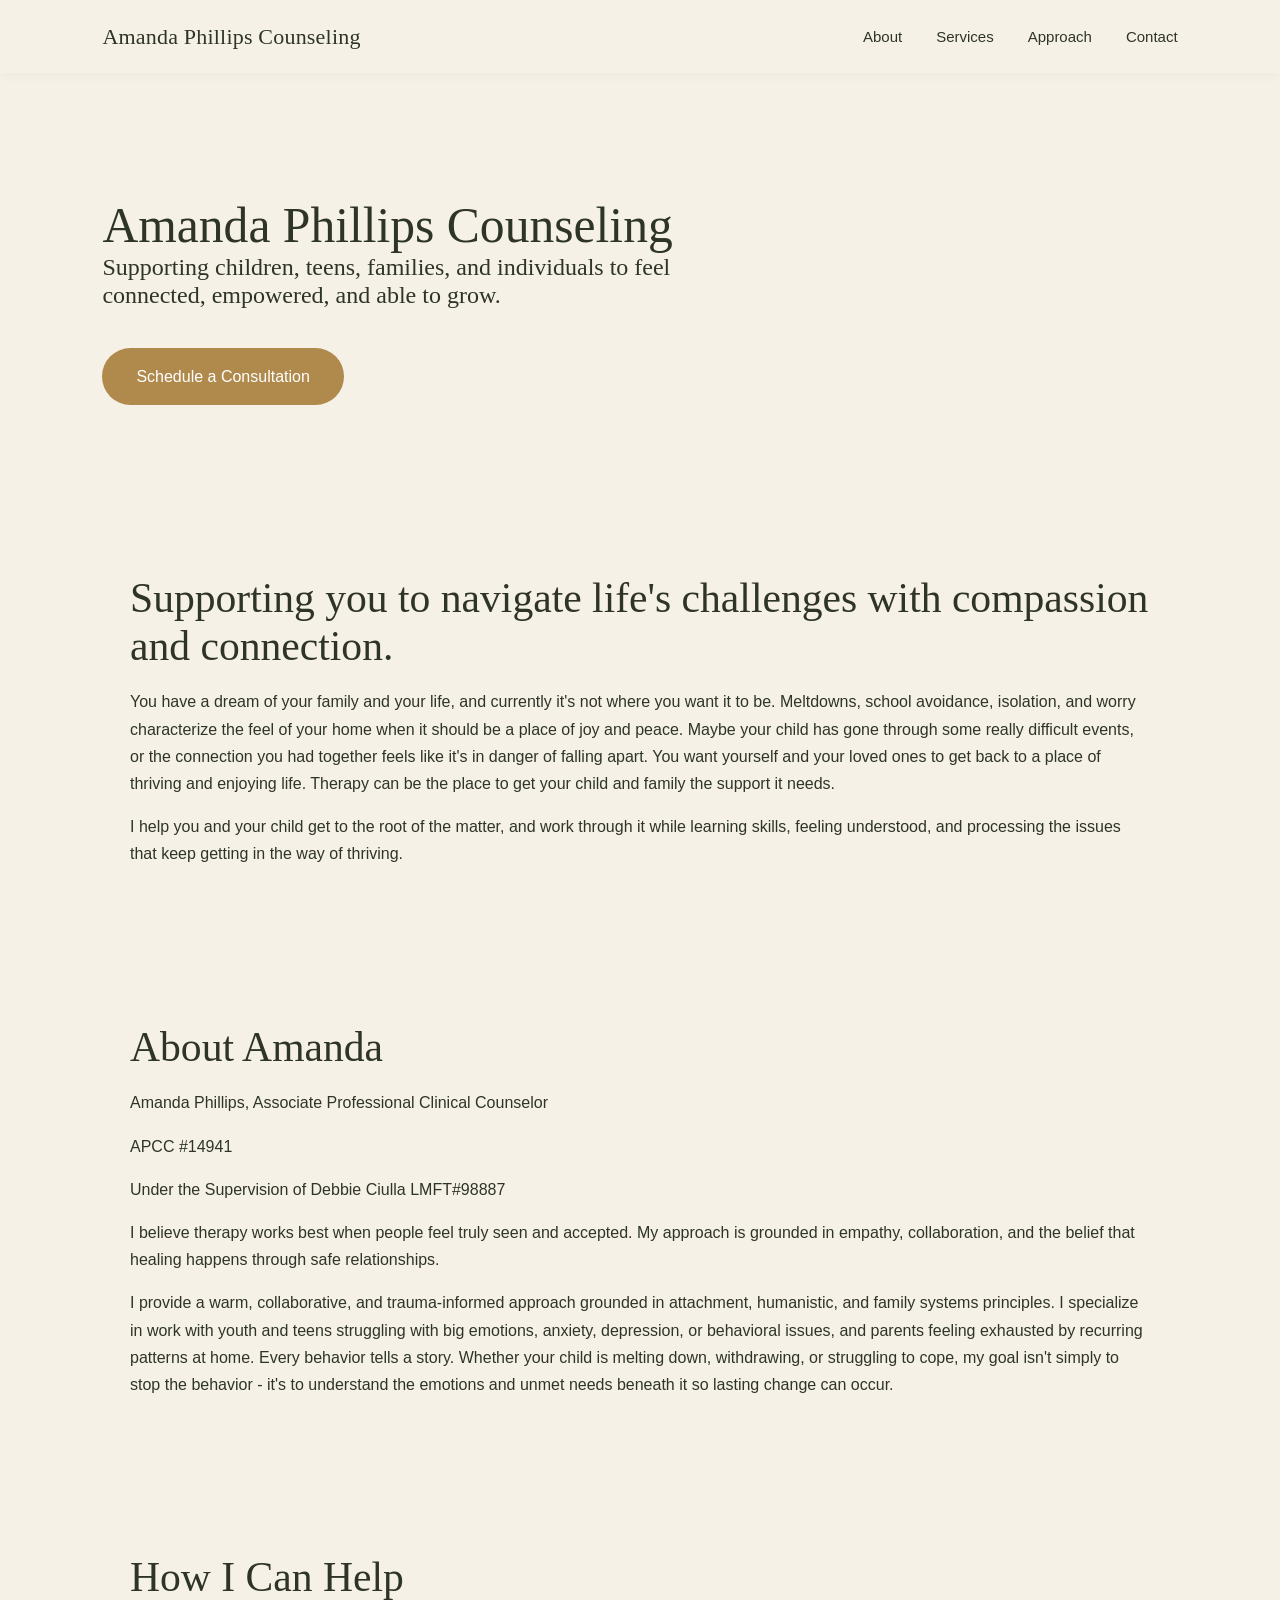
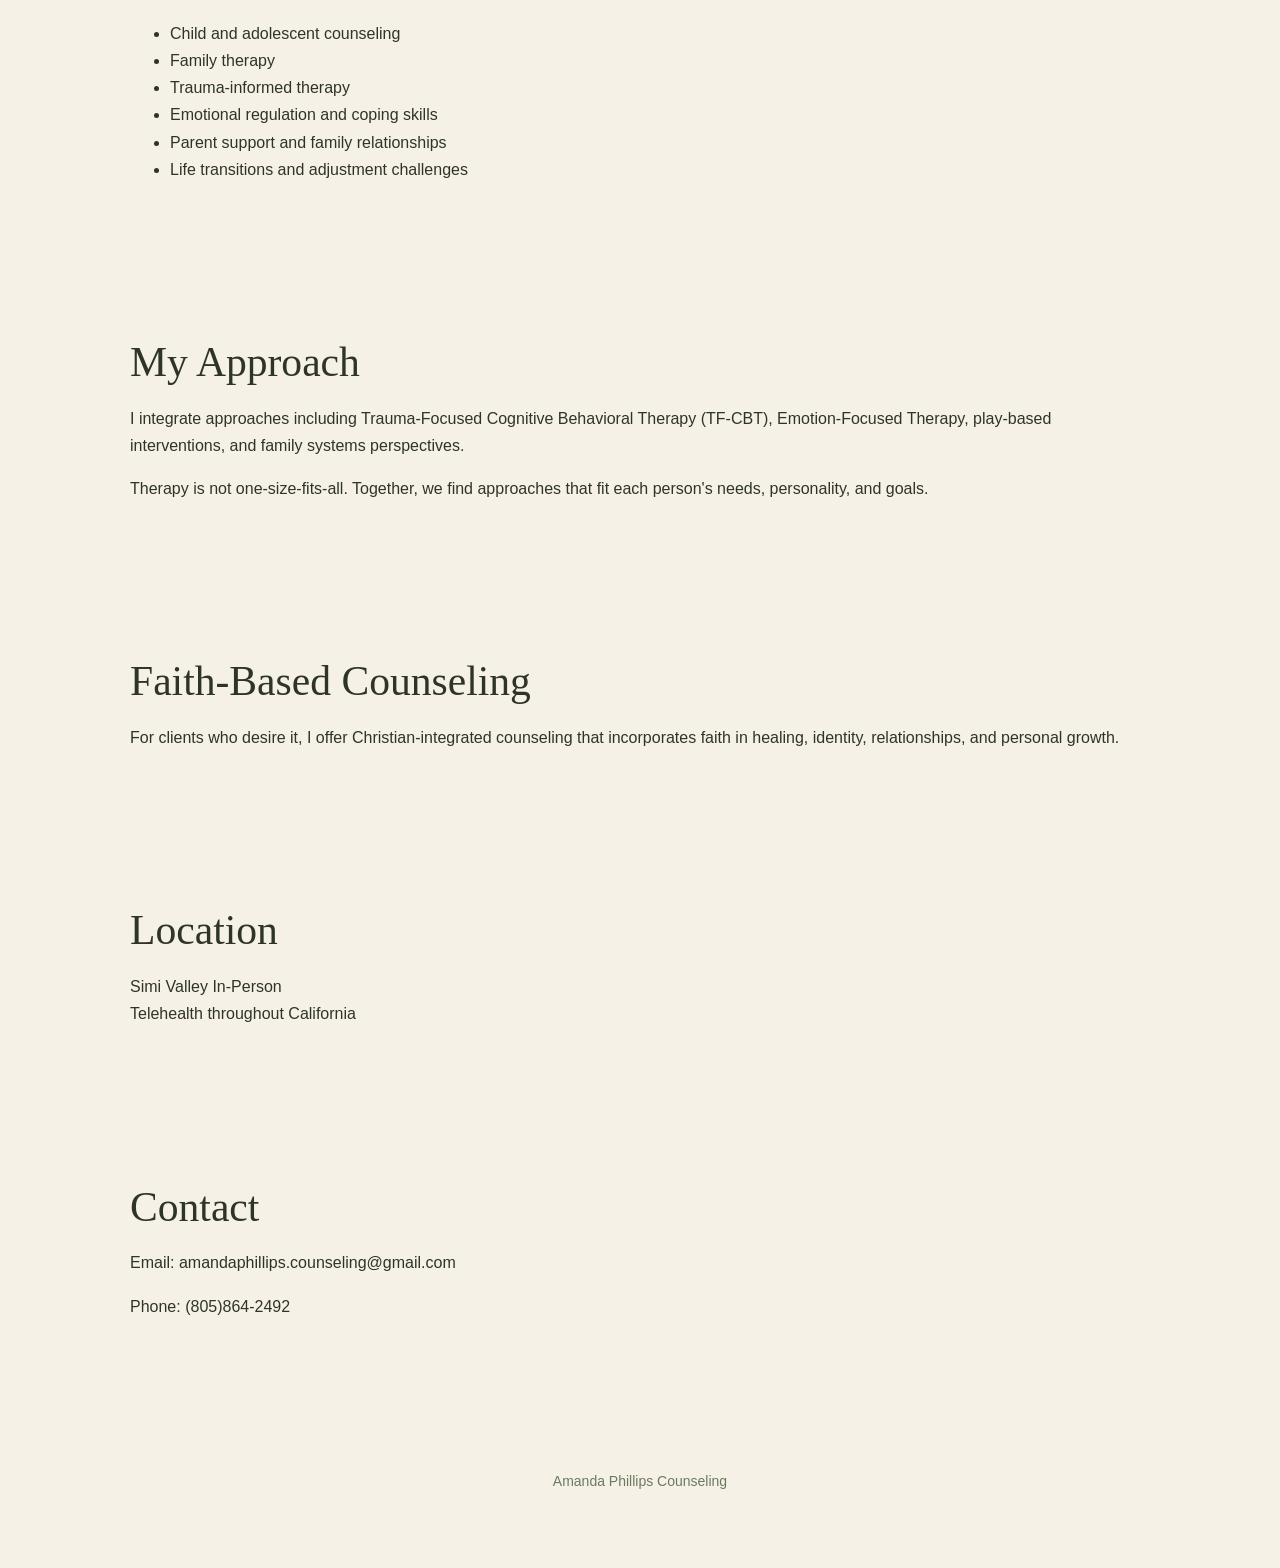
<file: index-old-v.1.html>
<!DOCTYPE html>
<html lang="en">

<head>
    <meta charset="UTF-8">
    <meta name="viewport" content="width=device-width, initial-scale=1.0">
    <title>Amanda Phillips Counseling | Child, Teen, and Family Therapy</title>
    <link rel="stylesheet" href="style.css">
</head>

<body>

<nav>

    <div class="logo">
        Amanda Phillips Counseling
    </div>

    <button class="menu-toggle" aria-label="Open navigation">
        ☰
    </button>

    <div class="nav-links">
        <a href="#about">About</a>
        <a href="#services">Services</a>
        <a href="#approach">Approach</a>
        <a href="#contact">Contact</a>
    </div>

</nav>

<header class="hero">

    <div class="hero-content">

        <h1>Amanda Phillips Counseling</h1>

        <h2>
           Supporting children, teens, families, and individuals to feel connected, empowered, and able to grow. 
        </h2>

        <a href="#contact" class="button">
            Schedule a Consultation
        </a>

    </div>

</header>

<section>
    <h2>Supporting you to navigate life's challenges with compassion and connection.</h2>

    <p>
        You have a dream of your family and your life, and currently it's not where you want it to be.
        Meltdowns, school avoidance, isolation, and worry characterize the feel of your home when it
        should be a place of joy and peace. Maybe your child has gone through some really difficult 
        events, or the connection you had together feels like it's in danger of falling apart. You
        want yourself and your loved ones to get back to a place of thriving and enjoying life.
        Therapy can be the place to get your child and family the support it needs.

        
    </p>

    <p>
        I help you and your child get to the root of the matter, and work through it
        while learning skills, feeling understood, and processing the issues that keep
        getting in the way of thriving.
    </p>
</section>

<section id="about">
    <h2>About Amanda</h2>

    <p>
        Amanda Phillips, Associate Professional Clinical Counselor 
    <p> 
        APCC #14941
    </p>
    <p>
        Under the Supervision of Debbie Ciulla LMFT#98887
    </p>

    <p>
        I believe therapy works best when people feel truly seen and accepted.
        My approach is grounded in empathy, collaboration, and the belief that
        healing happens through safe relationships.
    </p>

    <p>
        I provide a warm, collaborative, and trauma-informed approach grounded in attachment, humanistic, 
        and family systems principles. I specialize in work with youth and teens struggling with big emotions, 
        anxiety, depression, or behavioral issues, and parents feeling exhausted by recurring patterns at home. 
        Every behavior tells a story. Whether your child is melting down, withdrawing, or struggling to cope, 
        my goal isn't simply to stop the behavior - it's to understand the emotions and unmet needs beneath it
         so lasting change can occur. 
    </p>
</section>

<section id="services">
    <h2>How I Can Help</h2>

    <ul>
        <li>Child and adolescent counseling</li>
        <li>Family therapy</li>
        <li>Trauma-informed therapy</li>
        <li>Emotional regulation and coping skills</li>
        <li>Parent support and family relationships</li>
        <li>Life transitions and adjustment challenges</li>
    </ul>
</section>

<section id="approach">
    <h2>My Approach</h2>

    <p>
        I integrate approaches including Trauma-Focused Cognitive Behavioral Therapy
        (TF-CBT), Emotion-Focused Therapy, play-based interventions, and family systems
        perspectives.
    </p>

    <p>
        Therapy is not one-size-fits-all. Together, we find approaches that fit each
        person's needs, personality, and goals.
    </p>
</section>

<section>
    <h2>Faith-Based Counseling</h2>

    <p>
        For clients who desire it, I offer Christian-integrated counseling that incorporates
        faith in healing, identity, relationships, and personal growth.
    </p>
</section>

<section>
    <h2>Location</h2>

    <p>
        Simi Valley In-Person<br>
        Telehealth throughout California
    </p>
</section>

<section id="contact">
    <h2>Contact</h2>

    <p>
        Email: amandaphillips.counseling@gmail.com
    </p>

    <p>
        Phone: (805)864-2492
    </p>

</section>

<footer>
    <p>
        Amanda Phillips Counseling
    </p>
</footer>

<script src="script.js"></script>

</body>

</html>
</file>
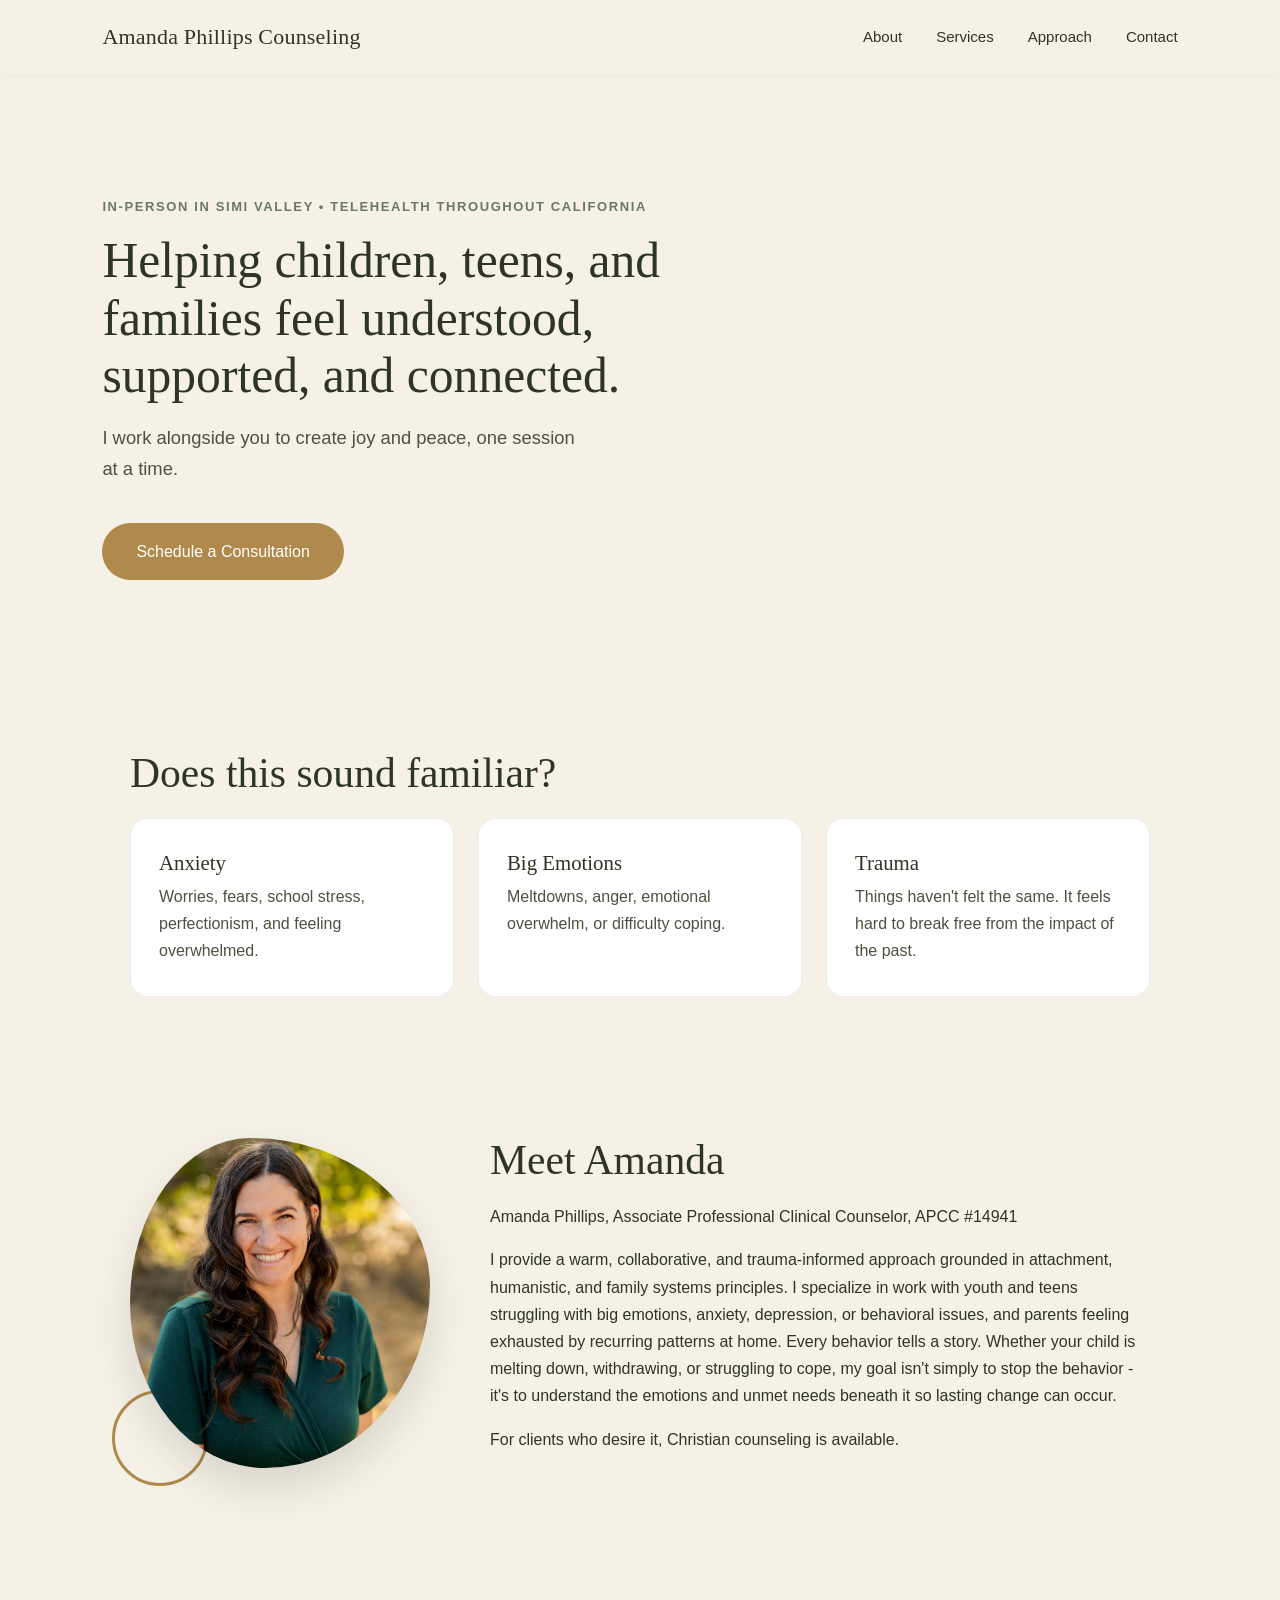
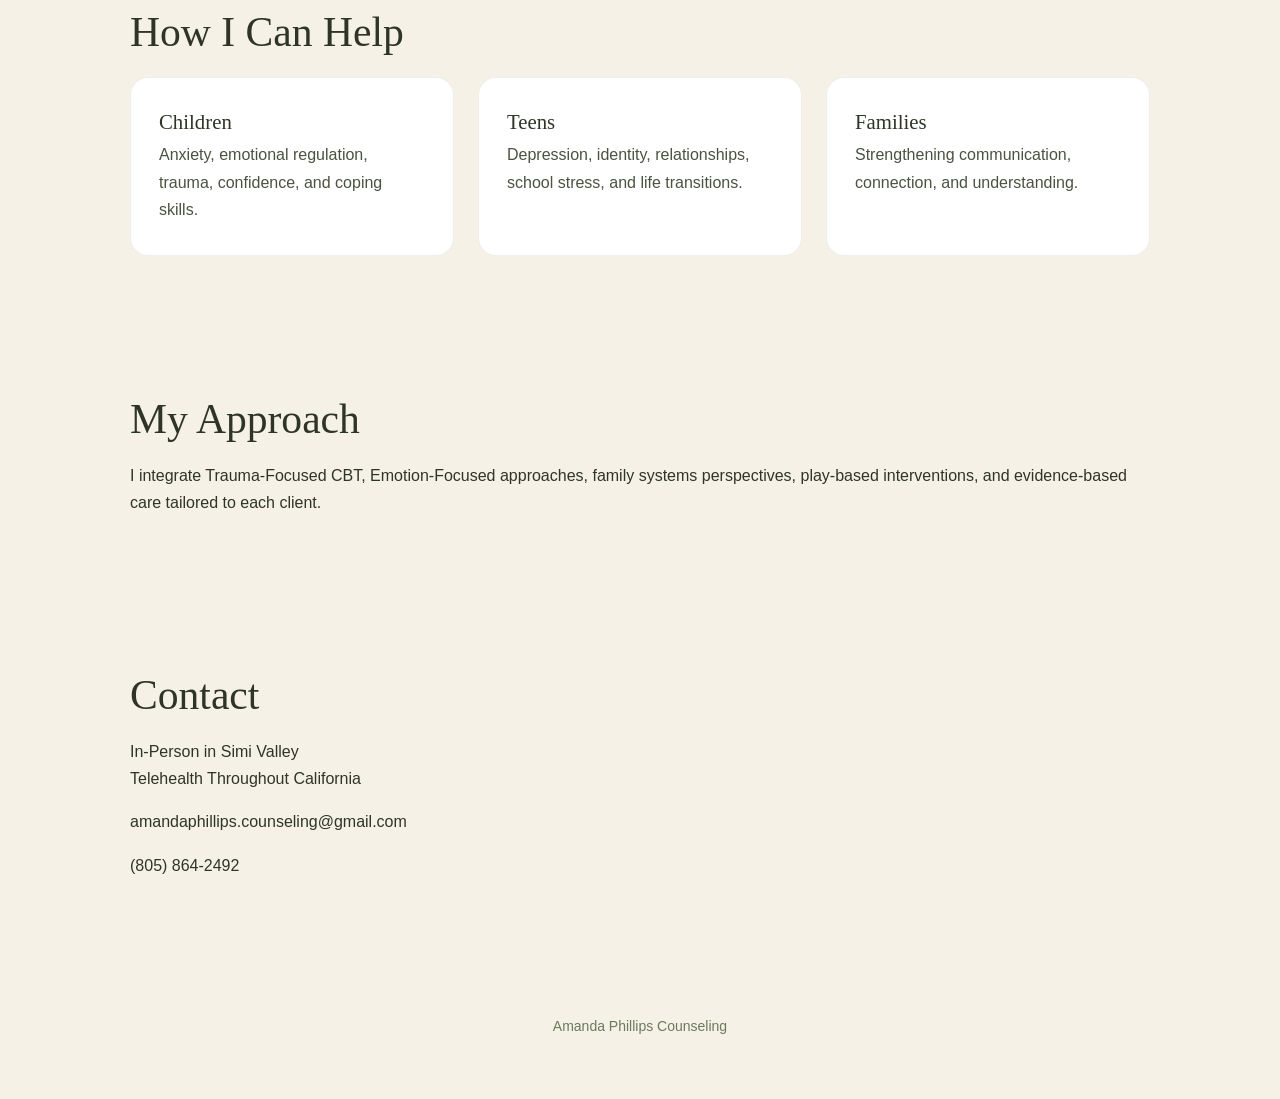
<file: index-old-v.3.html>
<!DOCTYPE html>
<html lang="en">
<head>
    <meta charset="UTF-8">
    <meta name="viewport" content="width=device-width, initial-scale=1.0">

    <title>Amanda Phillips Counseling | Child, Teen & Family Therapy</title>

    <meta name="description"
          content="Child, teen, and family therapy in Simi Valley and throughout California via telehealth. Support for anxiety, trauma, emotional challenges, and life transitions.">

    <link rel="stylesheet" href="style.css">

    <link rel="preconnect" href="https://fonts.googleapis.com">
    <link rel="preconnect" href="https://fonts.gstatic.com" crossorigin>

    <link href="https://fonts.googleapis.com/css2?family=Cormorant+Garamond:wght@500;600&family=Source+Sans+3:wght@300;400;500;600&display=swap" rel="stylesheet">
</head>

<body>

<nav>
    <div class="logo">
        Amanda Phillips Counseling
    </div>

    <button class="menu-toggle">☰</button>

    <div class="nav-links">
        <a href="#about">About</a>
        <a href="#services">Services</a>
        <a href="#approach">Approach</a>
        <a href="#contact">Contact</a>
    </div>
</nav>

<header class="hero">

    <div class="hero-content">

        <p class="eyebrow">
            In-Person in Simi Valley • Telehealth Throughout California
        </p>

        <h1>
            Helping children, teens, and families feel understood, supported, and connected.
        </h1>

        <p class="hero-text">
            I work alongside you to create joy and peace, one session at a time.
        </p>

        <a href="#contact" class="button">
            Schedule a Consultation
        </a>

    </div>

</header>

<section class="intro">

    <h2>Does this sound familiar?</h2>

    <div class="cards">

        <div class="card">
            <h3>Anxiety</h3>
            <p>Worries, fears, school stress, perfectionism, and feeling overwhelmed.</p>
        </div>

        <div class="card">
            <h3>Big Emotions</h3>
            <p>Meltdowns, anger, emotional overwhelm, or difficulty coping.</p>
        </div>

        <div class="card">
            <h3>Trauma</h3>
            <p>Things haven't felt the same. It feels hard to break free from the impact of the past.</p>
        </div>

    </div>

</section>

<section id="about">

    <div class="about-grid">

        <div class="photo-container">

    <img src="images/amanda-headshot.jpg" alt="Amanda Phillips, Associate Professional Clinical Counselor :)">

</div>

        <div>

            <h2>Meet Amanda</h2>

            <p>
                Amanda Phillips, Associate Professional Clinical Counselor, APCC #14941
            </p>

            <p>
                I provide a warm, collaborative, and trauma-informed approach grounded in attachment, humanistic, and family systems principles. I specialize in work with youth and teens struggling with big emotions, anxiety, depression, or behavioral issues, and parents feeling exhausted by recurring patterns at home. Every behavior tells a story. Whether your child is melting down, withdrawing, or struggling to cope, my goal isn't simply to stop the behavior - it's to understand the emotions and unmet needs beneath it so lasting change can occur.
            </p>

            <p>
                For clients who desire it, Christian counseling is available.
            </p>

        </div>

    </div>

</section>

<section id="services">

    <h2>How I Can Help</h2>

    <div class="cards">

        <div class="card">
            <h3>Children</h3>
            <p>Anxiety, emotional regulation, trauma, confidence, and coping skills.</p>
        </div>

        <div class="card">
            <h3>Teens</h3>
            <p>Depression, identity, relationships, school stress, and life transitions.</p>
        </div>

        <div class="card">
            <h3>Families</h3>
            <p>Strengthening communication, connection, and understanding.</p>
        </div>

    </div>

</section>

<section id="approach">

    <h2>My Approach</h2>

    <p>
        I integrate Trauma-Focused CBT, Emotion-Focused approaches,
        family systems perspectives, play-based interventions, and
        evidence-based care tailored to each client.
    </p>

</section>

<section id="contact">

    <h2>Contact</h2>

    <p>
        In-Person in Simi Valley<br>
        Telehealth Throughout California
    </p>

    <p>
        amandaphillips.counseling@gmail.com
    </p>

    <p>
        (805) 864-2492
    </p>

</section>

<footer>

    Amanda Phillips Counseling

</footer>

<script src="script.js"></script>

</body>
</html>
</file>
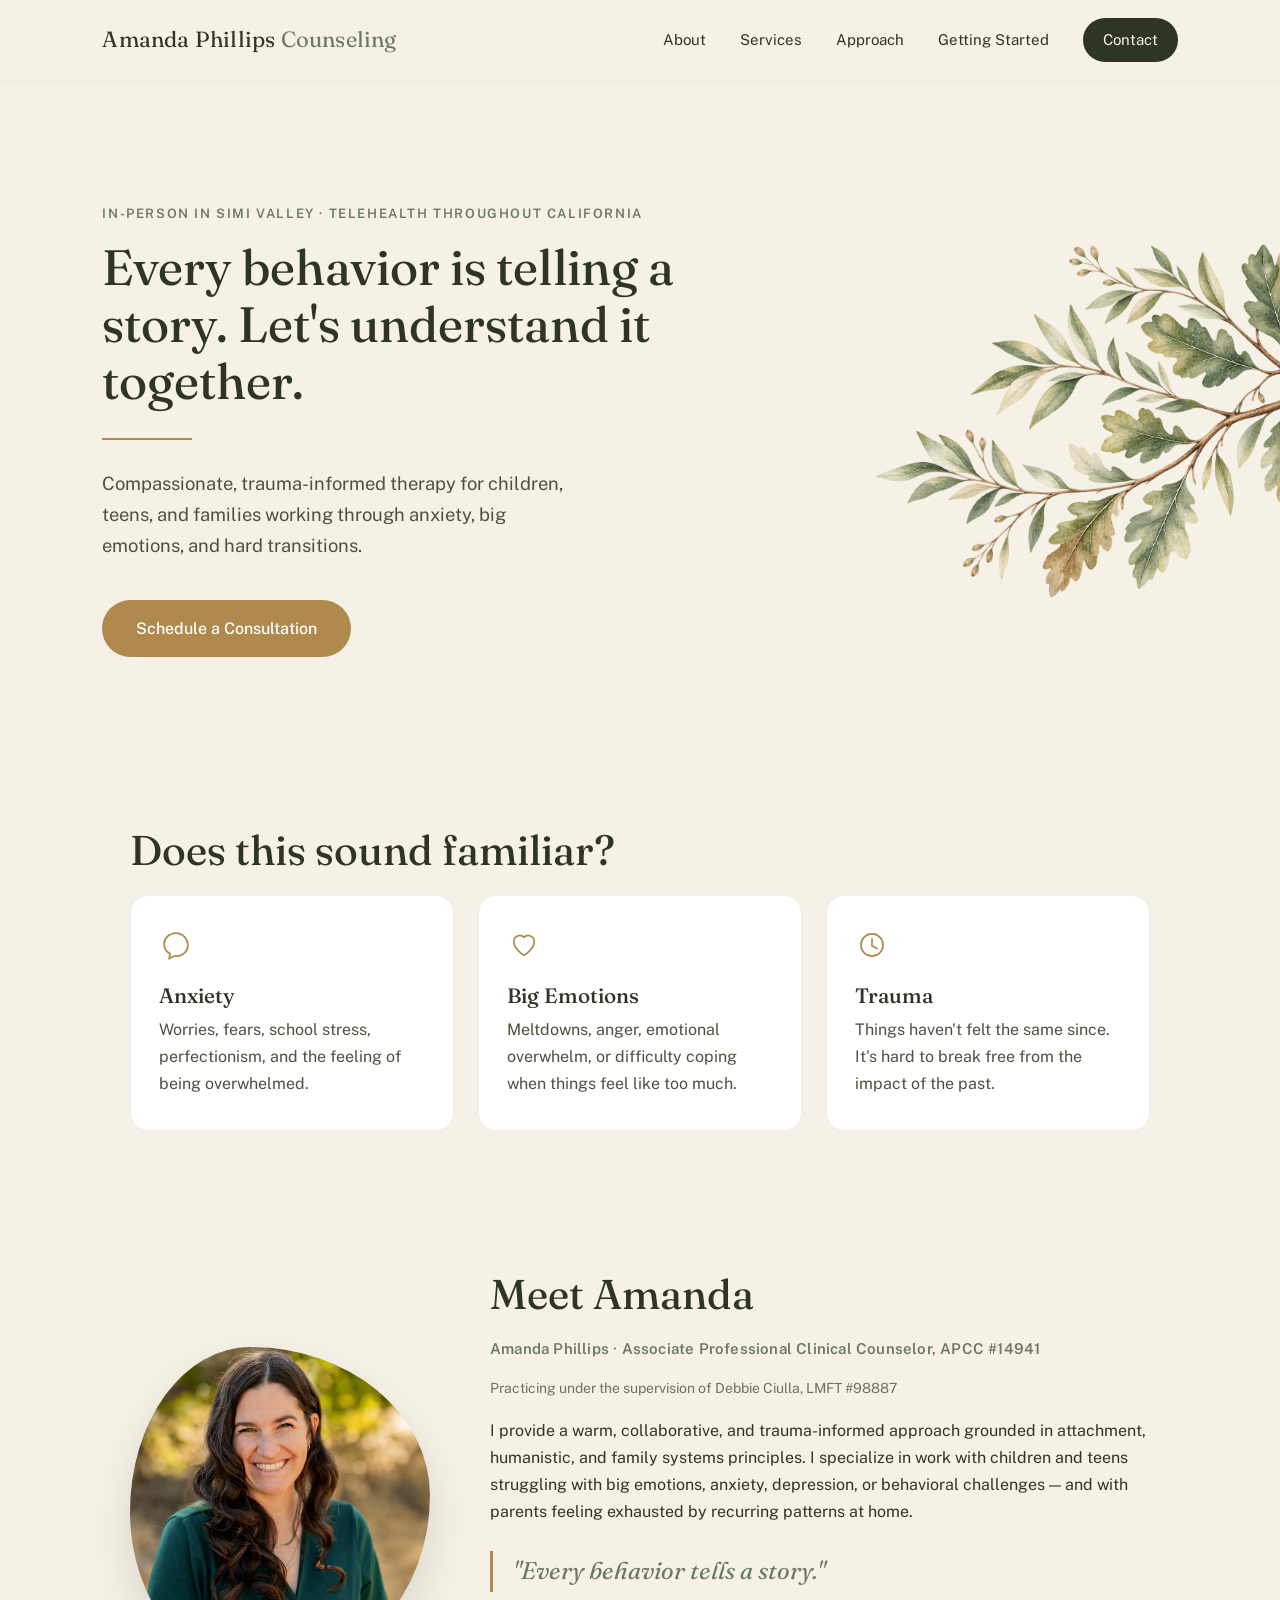
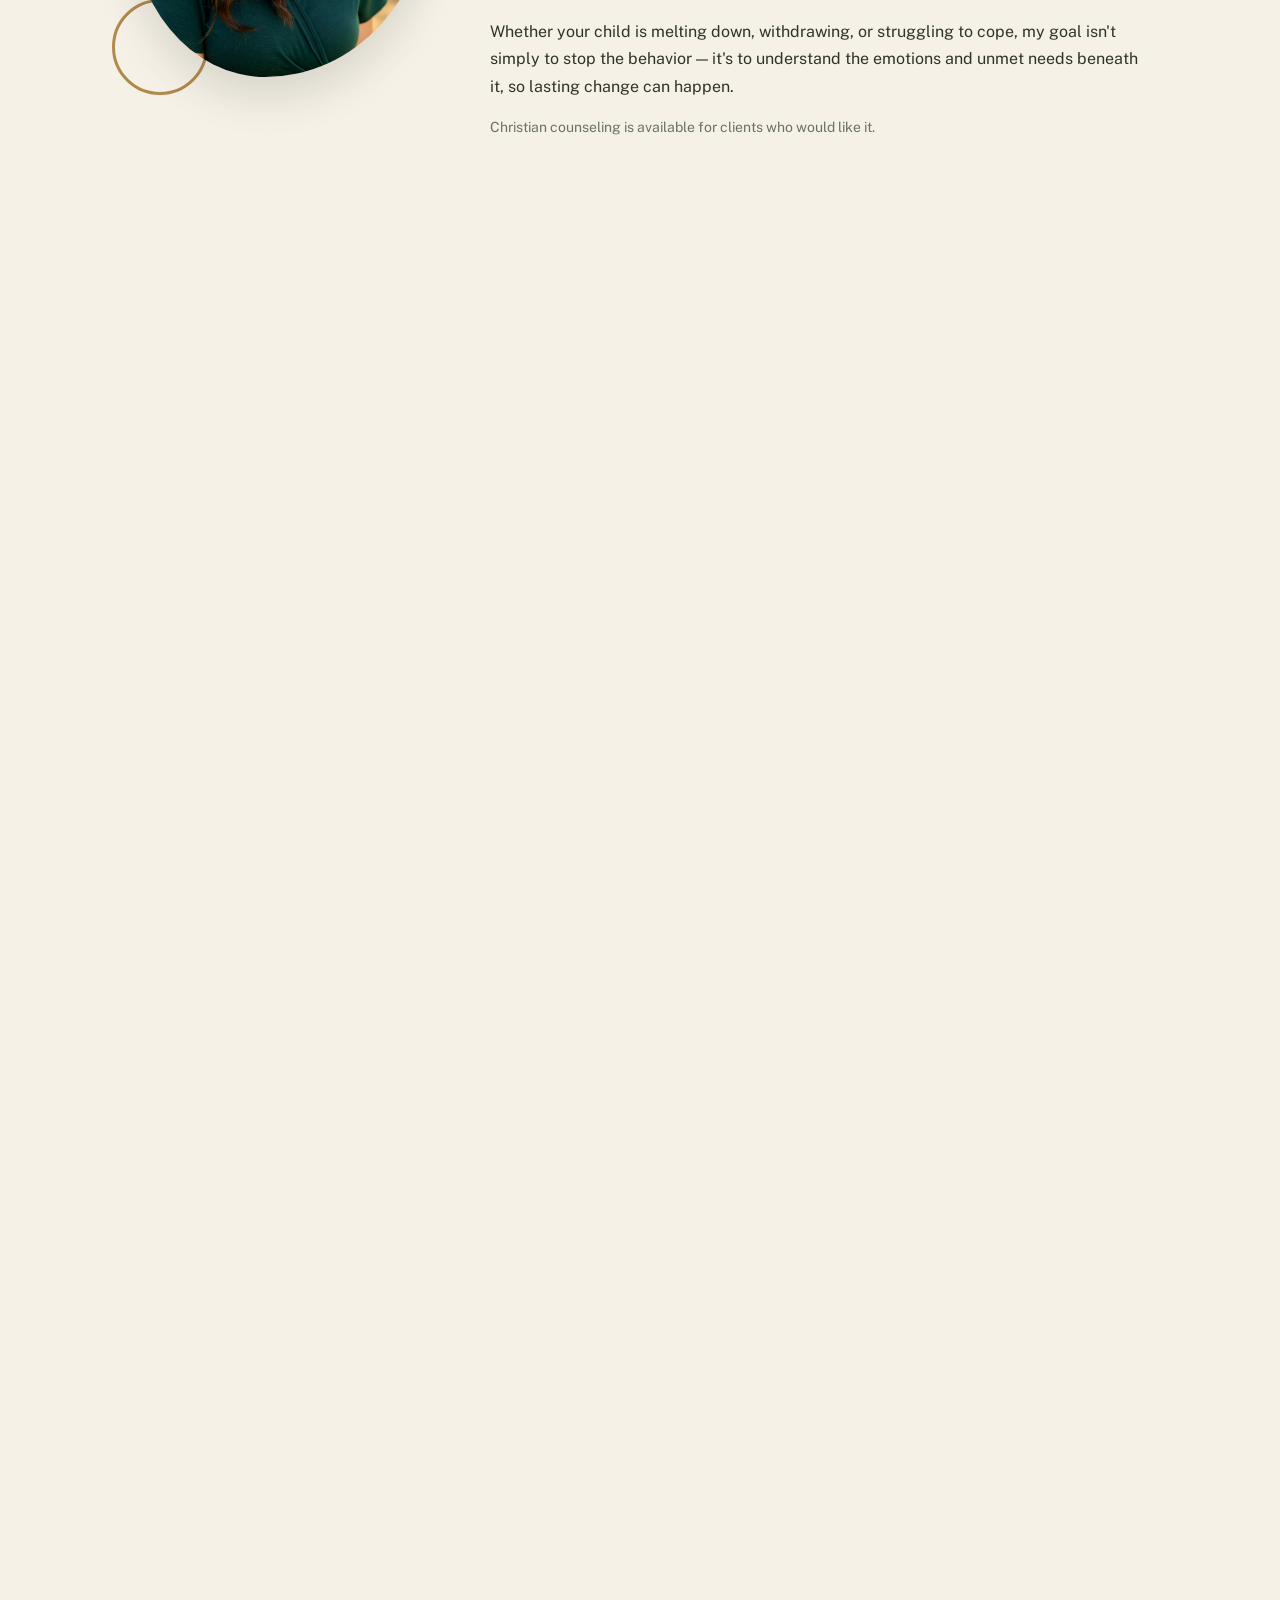
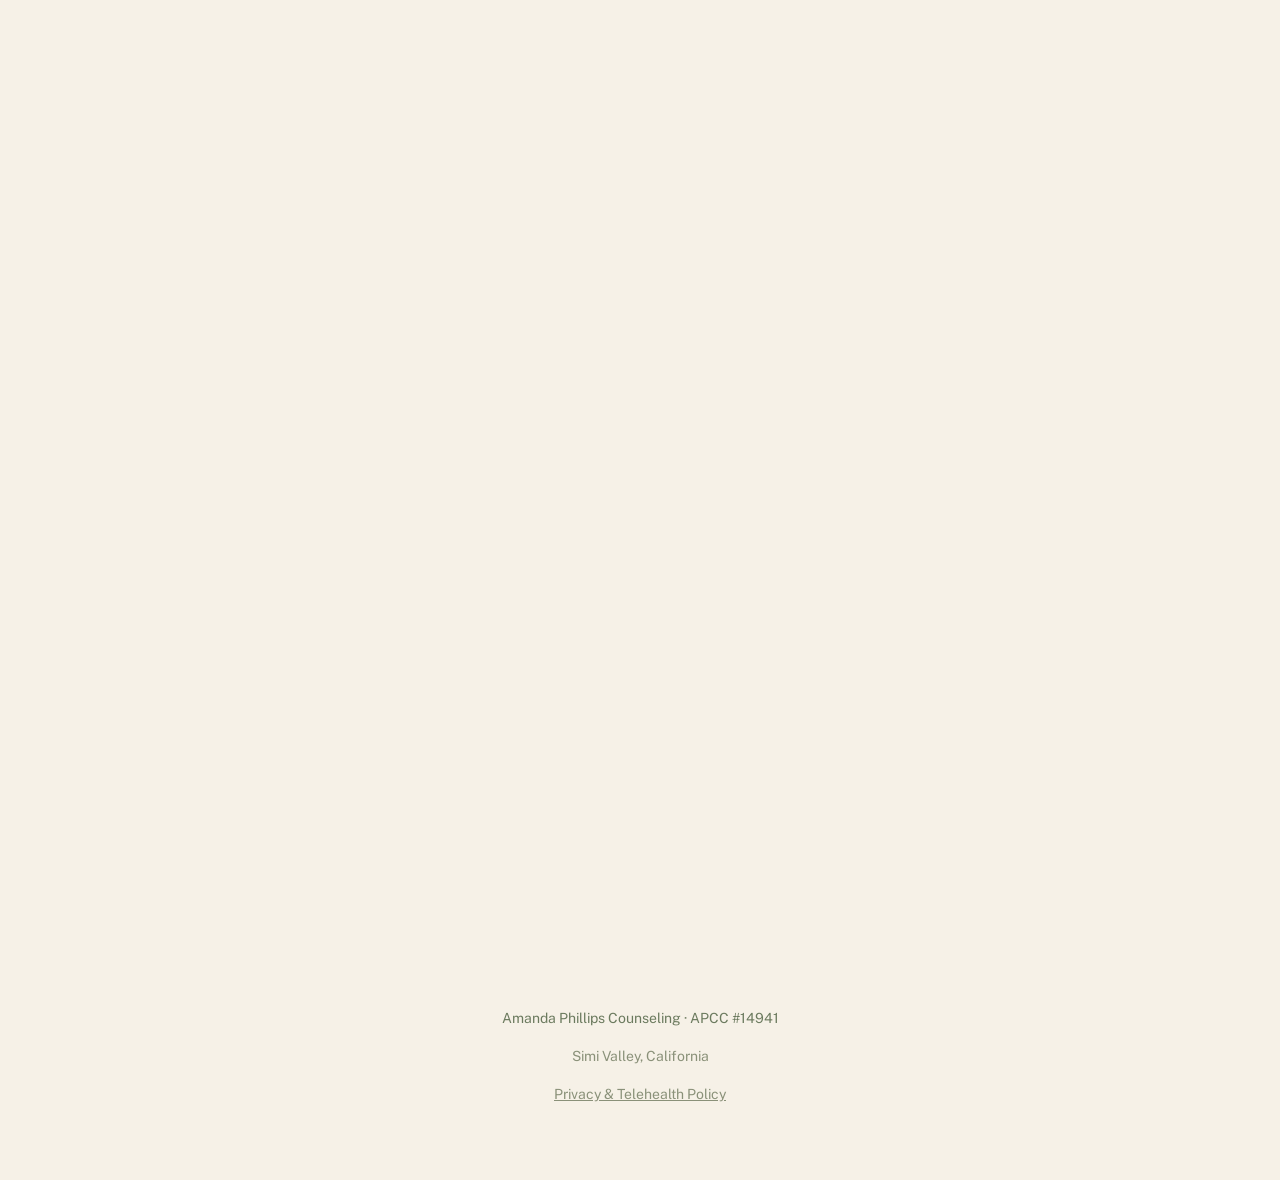
<file: index-old.v.4CLD.html>
<!DOCTYPE html>
<html lang="en">
<head>
    <meta charset="UTF-8">
    <meta name="viewport" content="width=device-width, initial-scale=1.0">

    <title>Amanda Phillips Counseling | Child, Teen &amp; Family Therapy in Simi Valley, CA</title>

    <meta name="description"
          content="Child, teen, and family therapy in Simi Valley and throughout California via telehealth. Trauma-informed support for anxiety, big emotions, and life transitions.">

    <link rel="stylesheet" href="style.css">

    <link rel="preconnect" href="https://fonts.googleapis.com">
    <link rel="preconnect" href="https://fonts.gstatic.com" crossorigin>
    <link href="https://fonts.googleapis.com/css2?family=Fraunces:opsz,wght@9..144,300;9..144,450;9..144,600&family=Public+Sans:wght@300;400;500;600&display=swap" rel="stylesheet">
</head>
<body>

<a class="skip-link" href="#main">Skip to content</a>

<nav>
    <a href="#" class="logo">Amanda Phillips <span>Counseling</span></a>

    <button class="menu-toggle" aria-label="Open menu" aria-expanded="false">
        <span></span><span></span><span></span>
    </button>

    <div class="nav-links">
        <a href="#about">About</a>
        <a href="#services">Services</a>
        <a href="#approach">Approach</a>
        <a href="#start">Getting Started</a>
        <a href="#contact" class="nav-cta">Contact</a>
    </div>
</nav>

<main id="main">

    <header class="hero">
        <div class="hero-content">
            <p class="eyebrow">In-Person in Simi Valley &middot; Telehealth Throughout California</p>

            <h1>Every behavior is telling a story. Let's understand it together.</h1>

            <hr class="hero-rule">

            <p class="hero-text">
                Compassionate, trauma-informed therapy for children, teens, and families
                working through anxiety, big emotions, and hard transitions.
            </p>

            <a href="#contact" class="button">Schedule a Consultation</a>
        </div>

        <img class="hero-branch" src="images/hero-branch.png" alt="" aria-hidden="true">
    </header>


    <section class="intro reveal">
        <h2>Does this sound familiar?</h2>

        <div class="cards">
            <div class="card">
                <svg class="card-icon" viewBox="0 0 40 40" fill="none" aria-hidden="true"><path d="M20 6c-8 0-14 6-14 13 0 5 3 9 7 11l-1 6 6-3c1 0 1.5.2 2 .2 8 0 14-6 14-13S28 6 20 6Z" stroke="#B08A4C" stroke-width="2"/></svg>
                <h3>Anxiety</h3>
                <p>Worries, fears, school stress, perfectionism, and the feeling of being overwhelmed.</p>
            </div>

            <div class="card">
                <svg class="card-icon" viewBox="0 0 40 40" fill="none" aria-hidden="true"><path d="M20 32s-12-7-12-16a7 7 0 0 1 12-5 7 7 0 0 1 12 5c0 9-12 16-12 16Z" stroke="#B08A4C" stroke-width="2"/></svg>
                <h3>Big Emotions</h3>
                <p>Meltdowns, anger, emotional overwhelm, or difficulty coping when things feel like too much.</p>
            </div>

            <div class="card">
                <svg class="card-icon" viewBox="0 0 40 40" fill="none" aria-hidden="true"><circle cx="20" cy="20" r="13" stroke="#B08A4C" stroke-width="2"/><path d="M20 13v8l6 3" stroke="#B08A4C" stroke-width="2" stroke-linecap="round"/></svg>
                <h3>Trauma</h3>
                <p>Things haven't felt the same since. It's hard to break free from the impact of the past.</p>
            </div>
        </div>
    </section>

    <section id="about" class="about reveal">
        <div class="about-grid">
            <div class="photo-container">
                <img src="images/amanda-headshot.jpg" alt="Amanda Phillips, Associate Professional Clinical Counselor">
            </div>

            <div class="about-copy">
                <h2>Meet Amanda</h2>
                <p class="credential">Amanda Phillips &middot; Associate Professional Clinical Counselor, APCC #14941</p>
                <p class="supervisor">Practicing under the supervision of Debbie Ciulla, LMFT #98887</p>

                <p>
                    I provide a warm, collaborative, and trauma-informed approach grounded in
                    attachment, humanistic, and family systems principles. I specialize in work
                    with children and teens struggling with big emotions, anxiety, depression, or
                    behavioral challenges &mdash; and with parents feeling exhausted by recurring
                    patterns at home.
                </p>

                <p class="pull-quote">"Every behavior tells a story."</p>

                <p>
                    Whether your child is melting down, withdrawing, or struggling to cope, my
                    goal isn't simply to stop the behavior &mdash; it's to understand the emotions
                    and unmet needs beneath it, so lasting change can happen.
                </p>

                <p class="aside">Christian counseling is available for clients who would like it.</p>
            </div>
        </div>
    </section>

    <section id="services" class="reveal">
        <h2>How I Can Help</h2>

        <div class="cards">
            <div class="card">
                <h3>Children</h3>
                <p>Anxiety, emotional regulation, trauma, confidence, and coping skills, using play-based and age-appropriate tools.</p>
            </div>

            <div class="card">
                <h3>Teens</h3>
                <p>Depression, identity, relationships, school stress, and the transitions that come with growing up.</p>
            </div>

            <div class="card">
                <h3>Families</h3>
                <p>Strengthening communication, connection, and understanding between parents and kids.</p>
            </div>
        </div>
    </section>

    <section id="approach" class="approach reveal">
        <h2>My Approach</h2>
        <p class="approach-intro">
            I draw from evidence-based, trauma-informed methods and tailor them to each client &mdash;
            never a one-size-fits-all script.
        </p>

        <div class="approach-list">
            <div class="approach-item">
                <h3>Trauma-Focused CBT</h3>
                <p>A structured approach that helps children and teens process difficult experiences and build healthier thought patterns.</p>
            </div>
            <div class="approach-item">
                <h3>Emotion-Focused Work</h3>
                <p>Helping clients name, understand, and regulate big feelings instead of being overwhelmed by them.</p>
            </div>
            <div class="approach-item">
                <h3>Family Systems</h3>
                <p>Looking at behavior in the context of relationships and home dynamics, not in isolation.</p>
            </div>
            <div class="approach-item">
                <h3>Play-Based Interventions</h3>
                <p>Meeting younger clients where they are, using play as a natural language for processing emotion.</p>
            </div>
        </div>
    </section>

    <section id="start" class="start reveal">
        <h2>Getting Started</h2>

        <div class="steps">
            <div class="step">
                <span class="step-mark" aria-hidden="true"></span>
                <h3>Reach out</h3>
                <p>Send a message or call to share a bit about what's going on for your child or family.</p>
            </div>
            <div class="step">
                <span class="step-mark" aria-hidden="true"></span>
                <h3>Brief consultation</h3>
                <p>We'll talk by phone to see if we're a good fit and answer any questions you have.</p>
            </div>
            <div class="step">
                <span class="step-mark" aria-hidden="true"></span>
                <h3>First session</h3>
                <p>A chance for us to get to know each other and start building a plan together.</p>
            </div>
            <div class="step">
                <span class="step-mark" aria-hidden="true"></span>
                <h3>Ongoing care</h3>
                <p>Collaborative sessions, paced to what your family needs.</p>
            </div>
        </div>
    </section>

    <section id="contact" class="contact reveal">
        <h2>Contact</h2>
        <p class="contact-sub">In-Person in Simi Valley &middot; Telehealth Throughout California</p>

        <!--
            FORM SETUP (free, takes about 5 minutes):
            1. Go to formspree.io and create a free account (no credit card needed).
            2. Create a new form. Formspree will give you an endpoint that looks like
               https://formspree.io/f/abc12345
            3. Replace YOUR_FORM_ID below (in the form's action attribute) with the
               part after "/f/" — e.g. abc12345.
            4. Formspree will email you to confirm the form before it goes live —
               check your inbox after your first real test submission.
        -->
        <form id="contact-form" class="contact-form" action="https://formspree.io/f/YOUR_FORM_ID" method="POST">
            <div class="form-row">
                <label for="name">Name</label>
                <input type="text" id="name" name="name" required>
            </div>

            <div class="form-row">
                <label for="email">Email</label>
                <input type="email" id="email" name="email" required>
            </div>

            <div class="form-row">
                <label for="phone">Phone <span class="optional">(optional)</span></label>
                <input type="tel" id="phone" name="phone">
            </div>

            <div class="form-row">
                <label for="message">Message</label>
                <textarea id="message" name="message" rows="5" required></textarea>
            </div>

            <!-- Honeypot field to reduce spam — hidden from real visitors -->
            <input type="text" name="_gotcha" class="hp-field" tabindex="-1" autocomplete="off" aria-hidden="true">

            <button type="submit" class="button">Send Message</button>

            <p class="form-status" role="status" aria-live="polite"></p>
        </form>

        <div class="contact-details">
            <a href="mailto:amandaphillips.counseling@gmail.com">amandaphillips.counseling@gmail.com</a>
            <a href="tel:+18058642492">(805) 864-2492</a>
        </div>
    </section>

</main>

<footer>
    <p>Amanda Phillips Counseling &middot; APCC #14941</p>
    <p class="footer-note">Simi Valley, California</p>
    <p class="footer-note"><a href="privacy.html">Privacy &amp; Telehealth Policy</a></p>
</footer>

<script src="script.js"></script>

</body>
</html>
</file>
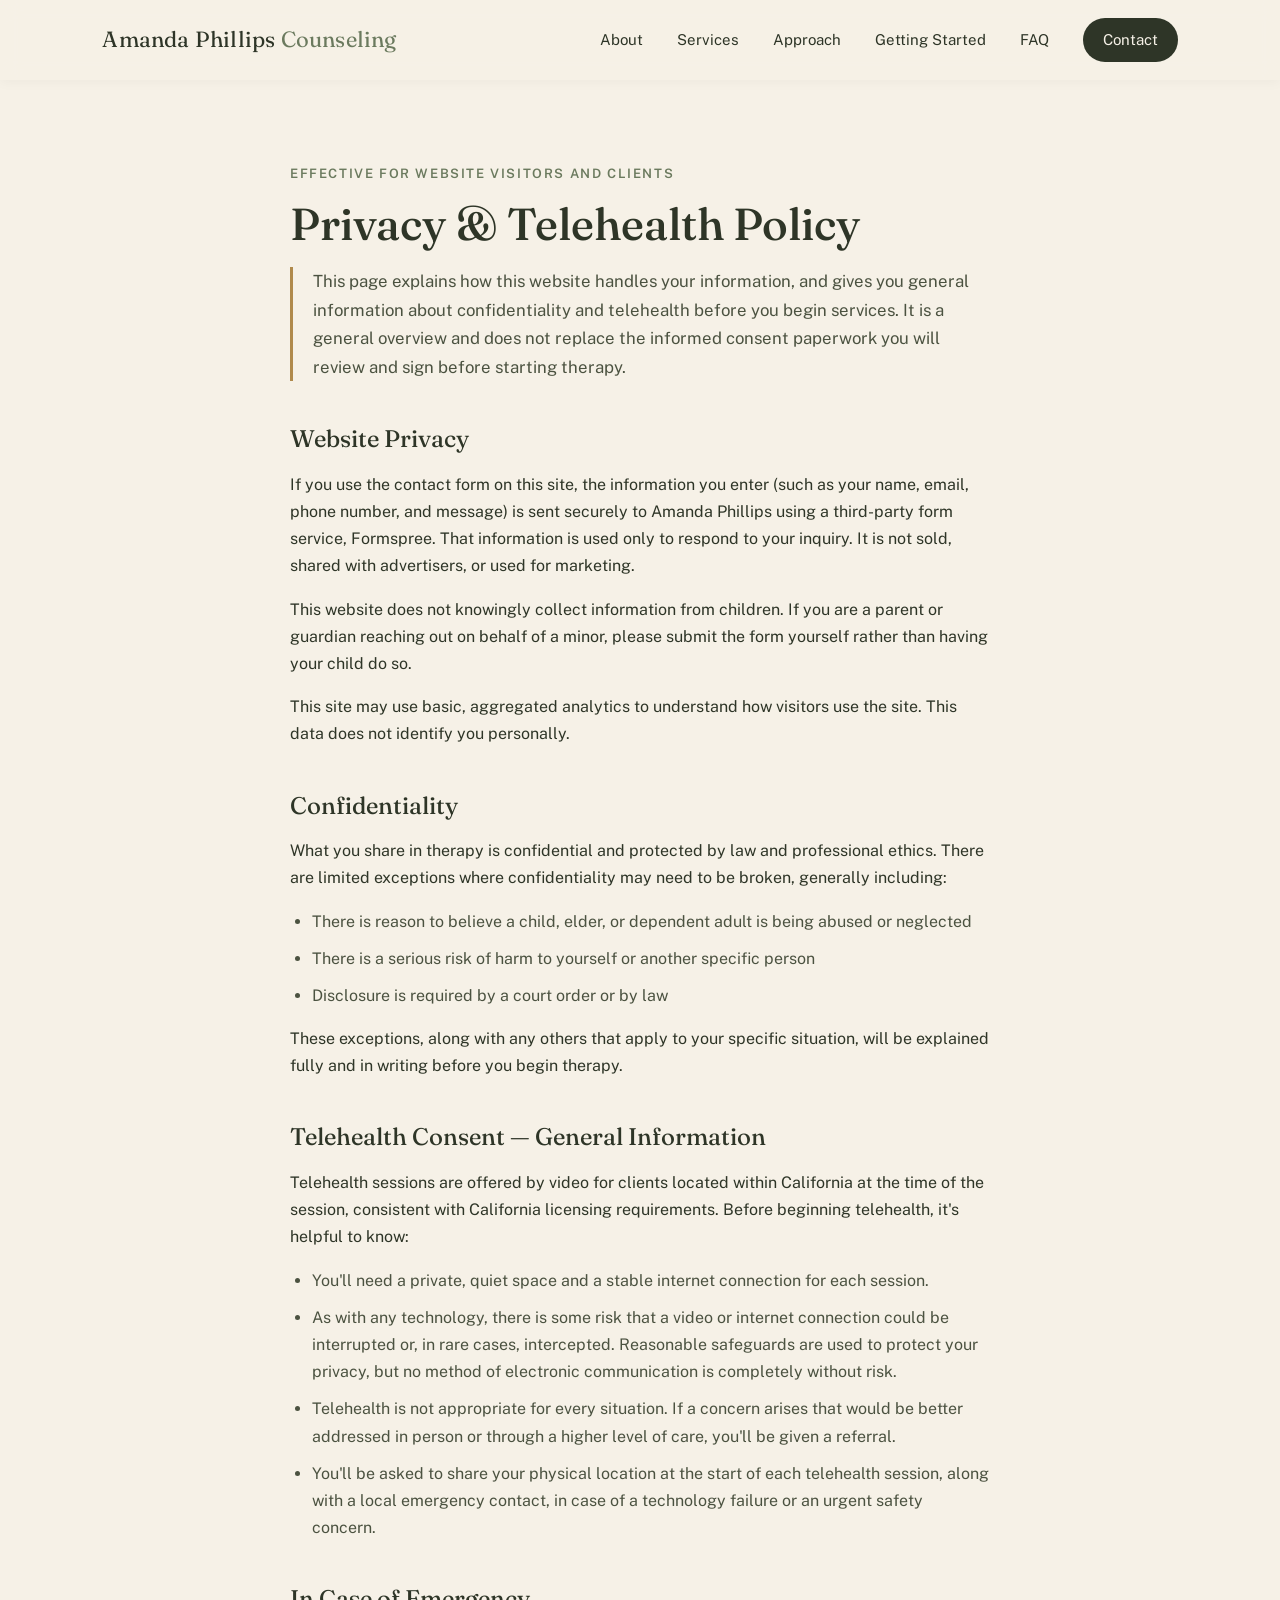
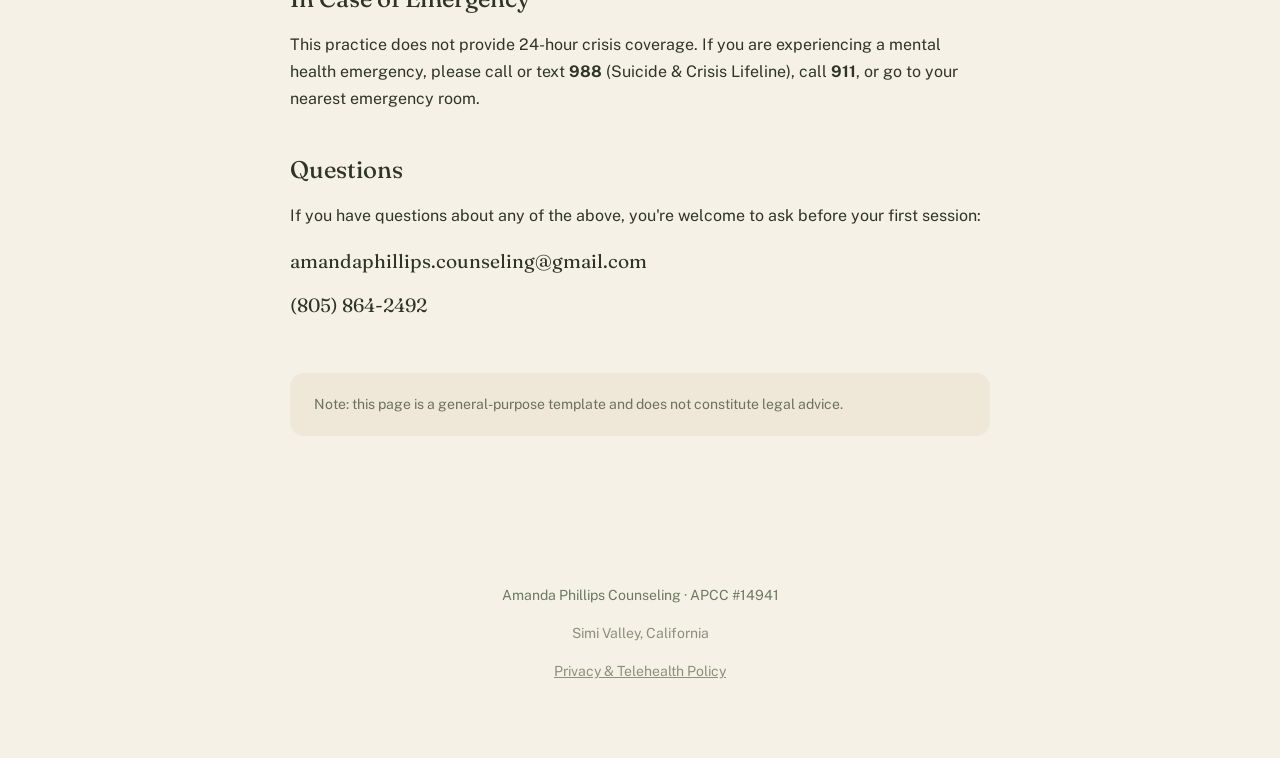
<file: privacy.html>
<!DOCTYPE html>
<html lang="en">
<head>
    <meta charset="UTF-8">
    <meta name="viewport" content="width=device-width, initial-scale=1.0">

    <title>Privacy &amp; Telehealth Policy | Amanda Phillips Counseling</title>

    <meta name="description"
          content="Privacy practices and telehealth consent information for Amanda Phillips Counseling, Simi Valley, CA.">

    <link rel="stylesheet" href="style.css">

    <link rel="preconnect" href="https://fonts.googleapis.com">
    <link rel="preconnect" href="https://fonts.gstatic.com" crossorigin>
    <link href="https://fonts.googleapis.com/css2?family=Fraunces:opsz,wght@9..144,300;9..144,450;9..144,600&family=Public+Sans:wght@300;400;500;600&display=swap" rel="stylesheet">
</head>
<body>

<a class="skip-link" href="#main">Skip to content</a>

<nav>
    <a href="index.html" class="logo">Amanda Phillips <span>Counseling</span></a>

    <button class="menu-toggle" aria-label="Open menu" aria-expanded="false">
        <span></span><span></span><span></span>
    </button>

    <div class="nav-links">
    <a href="about.html">About</a>
    <a href="index.html#services">Services</a>
    <a href="index.html#approach">Approach</a>
    <a href="index.html#start">Getting Started</a>
    <a href="faq.html">FAQ</a>
    <a href="index.html#contact" class="nav-cta">Contact</a>
</div>
</nav>

<main id="main">

    <section class="policy-page reveal">
        <p class="eyebrow">Effective for website visitors and clients</p>
        <h1>Privacy &amp; Telehealth Policy</h1>

        <p class="policy-note">
            This page explains how this website handles your information, and gives you
            general information about confidentiality and telehealth before you begin
            services. It is a general overview and does not replace the informed consent
            paperwork you will review and sign before starting therapy.
        </p>

        <h2>Website Privacy</h2>
        <p>
            If you use the contact form on this site, the information you enter (such as
            your name, email, phone number, and message) is sent securely to Amanda Phillips
            using a third-party form service, Formspree. That information is used only to
            respond to your inquiry. It is not sold, shared with advertisers, or used for
            marketing.
        </p>
        <p>
            This website does not knowingly collect information from children. If you are
            a parent or guardian reaching out on behalf of a minor, please submit the form
            yourself rather than having your child do so.
        </p>
        <p>
            This site may use basic, aggregated analytics to understand how visitors use the
            site. This data does not identify you personally.
        </p>

        <h2>Confidentiality</h2>
        <p>
            What you share in therapy is confidential and protected by law and professional
            ethics. There are limited exceptions where confidentiality may need to be broken,
            generally including:
        </p>
        <ul>
            <li>There is reason to believe a child, elder, or dependent adult is being abused or neglected</li>
            <li>There is a serious risk of harm to yourself or another specific person</li>
            <li>Disclosure is required by a court order or by law</li>
        </ul>
        <p>
            These exceptions, along with any others that apply to your specific situation,
            will be explained fully and in writing before you begin therapy.
        </p>

        <h2>Telehealth Consent — General Information</h2>
        <p>
            Telehealth sessions are offered by video for clients located within California
            at the time of the session, consistent with California licensing requirements.
            Before beginning telehealth, it's helpful to know:
        </p>
        <ul>
            <li>You'll need a private, quiet space and a stable internet connection for each session.</li>
            <li>As with any technology, there is some risk that a video or internet connection could be interrupted or, in rare cases, intercepted. Reasonable safeguards are used to protect your privacy, but no method of electronic communication is completely without risk.</li>
            <li>Telehealth is not appropriate for every situation. If a concern arises that would be better addressed in person or through a higher level of care, you'll be given a referral.</li>
            <li>You'll be asked to share your physical location at the start of each telehealth session, along with a local emergency contact, in case of a technology failure or an urgent safety concern.</li>
        </ul>

        <h2>In Case of Emergency</h2>
        <p>
            This practice does not provide 24-hour crisis coverage. If you are experiencing
            a mental health emergency, please call or text <strong>988</strong> (Suicide &amp;
            Crisis Lifeline), call <strong>911</strong>, or go to your nearest emergency room.
        </p>

        <h2>Questions</h2>
        <p>
            If you have questions about any of the above, you're welcome to ask before your
            first session:
        </p>
        <div class="contact-details policy-contact">
            <a href="mailto:amandaphillips.counseling@gmail.com">amandaphillips.counseling@gmail.com</a>
            <a href="tel:+18058642492">(805) 864-2492</a>
        </div>

        <p class="policy-disclaimer">
            Note: this page is a general-purpose template and does not constitute legal
            advice. 
        </p>
    </section>

</main>

<footer>
    <p>Amanda Phillips Counseling &middot; APCC #14941</p>
    <p class="footer-note">Simi Valley, California</p>
    <p class="footer-note"><a href="privacy.html">Privacy &amp; Telehealth Policy</a></p>
</footer>

<script src="script.js"></script>

</body>
</html>
</file>
<file: style.css>
:root {
    --paper: #F6F1E7;
    --paper-deep: #EFE7D8;
    --ink: #2E3527;
    --moss: #6B7A5E;
    --gold: #B08A4C;
    --blush: #D8B8AE;
    --card: #FFFFFF;
    --border: rgba(46,53,39,0.08);
}

* {
    box-sizing: border-box;
}

html {
    scroll-behavior: smooth;
    scroll-padding-top: 90px;
}

@media (prefers-reduced-motion: reduce) {
    html {
        scroll-behavior: auto;
    }
    * {
        animation-duration: 0.01ms !important;
        animation-iteration-count: 1 !important;
        transition-duration: 0.01ms !important;
    }
}

body {
    margin: 0;
    background: var(--paper);
    color: var(--ink);
    font-family: 'Public Sans', sans-serif;
    line-height: 1.7;
    font-weight: 400;
}

h1, h2, h3 {
    font-family: 'Fraunces', serif;
    color: var(--ink);
    line-height: 1.15;
    margin: 0 0 18px;
    font-weight: 500;
}

.skip-link {
    position: absolute;
    left: -999px;
    top: 0;
    background: var(--ink);
    color: var(--paper);
    padding: 12px 20px;
    z-index: 2000;
}

.skip-link:focus {
    left: 12px;
    top: 12px;
}

a:focus-visible,
button:focus-visible {
    outline: 2px solid var(--gold);
    outline-offset: 3px;
}

/* NAV */

nav {
    position: sticky;
    top: 0;
    z-index: 1000;
    background: rgba(246,241,231,0.92);
    backdrop-filter: blur(10px);
    display: flex;
    justify-content: space-between;
    align-items: center;
    padding: 18px 8%;
    box-shadow: 0 2px 12px rgba(0,0,0,.04);
}

.logo {
    font-family: 'Fraunces', serif;
    font-size: 22px;
    color: var(--ink);
    text-decoration: none;
    letter-spacing: 0.2px;
}

.logo span {
    color: var(--moss);
}

.nav-links {
    display: flex;
    align-items: center;
    gap: 34px;
}

.nav-links a {
    text-decoration: none;
    color: var(--ink);
    font-size: 15px;
    position: relative;
}

.nav-links a:not(.nav-cta)::after {
    content: "";
    position: absolute;
    left: 0;
    bottom: -4px;
    width: 0;
    height: 1px;
    background: var(--gold);
    transition: width .25s ease;
}

.nav-links a:not(.nav-cta):hover::after {
    width: 100%;
}

.nav-cta {
    background: var(--ink);
    color: var(--paper) !important;
    padding: 9px 20px;
    border-radius: 999px;
    font-size: 14px;
}

.menu-toggle {
    display: none;
    flex-direction: column;
    justify-content: center;
    gap: 5px;
    background: none;
    border: none;
    cursor: pointer;
    padding: 6px;
}

.menu-toggle span {
    width: 24px;
    height: 2px;
    background: var(--ink);
    transition: transform .25s ease, opacity .25s ease;
}

.menu-toggle.active span:nth-child(1) {
    transform: translateY(7px) rotate(45deg);
}

.menu-toggle.active span:nth-child(2) {
    opacity: 0;
}

.menu-toggle.active span:nth-child(3) {
    transform: translateY(-7px) rotate(-45deg);
}

/* HERO */

.hero {
    position: relative;
    display: grid;
    grid-template-columns: 1.15fr 0.85fr;
    align-items: center;
    padding: 110px 0 100px 8%;
    overflow: hidden;
    background: var(--paper);
}

.hero-content {
    max-width: 620px;
    position: relative;
    z-index: 2;
}

.eyebrow {
    text-transform: uppercase;
    letter-spacing: 1.6px;
    color: var(--moss);
    font-size: 13px;
    font-weight: 600;
}

.hero h1 {
    font-size: 3.1rem;
    font-weight: 450;
    margin-top: 14px;
    margin-bottom: 0;
}

.hero-rule {
    width: 90px;
    height: 2px;
    background: var(--gold);
    border: none;
    margin: 28px 0;
}

.hero-text {
    font-size: 1.15rem;
    color: #4b5240;
    max-width: 480px;
}

.button {
    display: inline-block;
    margin-top: 20px;
    background: var(--gold);
    color: #fff;
    text-decoration: none;
    padding: 15px 34px;
    border-radius: 999px;
    font-size: 16px;
    font-weight: 500;
    transition: transform .25s ease, box-shadow .25s ease;
}

.button:hover {
    transform: translateY(-3px);
    box-shadow: 0 10px 24px rgba(176,138,76,.35);
}

.hero-branch {
    display: block;
    justify-self: end;
    width: 46vw;
    max-width: 560px;
    min-width: 320px;
    transform: translateX(8%);
    opacity: 0;
    animation: branchIn 1.4s ease forwards;
    animation-delay: .2s;
}

@keyframes branchIn {
    from { opacity: 0; transform: translateX(14%) translateY(10px); }
    to { opacity: 1; transform: translateX(8%) translateY(0); }
}

/* SECTIONS */

section, .about {
    max-width: 1080px;
    margin: 0 auto;
    padding: 70px 30px;
}

section h2 {
    font-size: 2.6rem;
    font-weight: 450;
}

.intro-lead,
.start-lead,
.contact-lead {
    max-width: 620px;
    color: #4b5240;
    font-size: 1.05rem;
    margin-top: -6px;
}

.contact-lead {
    margin-left: auto;
    margin-right: auto;
    text-align: center;
}

.reveal {
    opacity: 0;
    transform: translateY(20px);
    transition: opacity .7s ease, transform .7s ease;
}

.reveal.in-view {
    opacity: 1;
    transform: translateY(0);
}

/* CARDS */

.cards {
    display: grid;
    grid-template-columns: repeat(auto-fit, minmax(250px,1fr));
    gap: 24px;
    margin-top: 20px;
}

.card {
    background: var(--card);
    padding: 32px 28px;
    border-radius: 18px;
    border: 1px solid var(--border);
    transition: transform .3s ease, box-shadow .3s ease;
}

.card:hover {
    transform: translateY(-5px);
    box-shadow: 0 16px 32px rgba(46,53,39,.08);
}

.card-icon {
    width: 34px;
    height: 34px;
    margin-bottom: 14px;
}

.card h3 {
    font-size: 1.3rem;
    margin-bottom: 8px;
}

.card p {
    margin: 0;
    color: #4b5240;
}

/* ABOUT */

.about-grid {
    display: grid;
    grid-template-columns: 300px 1fr;
    gap: 60px;
    align-items: center;
}

.photo-container {
    position: relative;
}

.photo-container img {
    width: 100%;
    max-width: 340px;
    min-height: 320px;
    display: block;
    border-radius: 40% 60% 55% 45% / 50% 45% 55% 50%;
    box-shadow: 0 20px 40px rgba(46,53,39,.15);
    object-fit: cover;
    aspect-ratio: 1 / 1.1;
    background: linear-gradient(160deg, var(--paper-deep), var(--blush));
    color: transparent;
}

.photo-container::after {
    content: "";
    position: absolute;
    width: 90px;
    height: 90px;
    border: 3px solid var(--gold);
    border-radius: 50%;
    bottom: -18px;
    left: -18px;
    z-index: -1;
}

.credential {
    color: var(--moss);
    font-weight: 600;
    font-size: 15px;
    letter-spacing: .2px;
}

.supervisor {
    color: #6b7263;
    font-size: 14px;
    margin-top: 4px;
}

.pull-quote {
    font-family: 'Fraunces', serif;
    font-size: 1.5rem;
    font-style: italic;
    color: var(--moss);
    border-left: 3px solid var(--gold);
    padding-left: 20px;
    margin: 26px 0;
}

.aside {
    font-size: 14px;
    color: #6b7263;
}

/* APPROACH */

.approach-intro {
    max-width: 640px;
    color: #4b5240;
}

.approach-list {
    display: grid;
    grid-template-columns: repeat(auto-fit, minmax(230px,1fr));
    gap: 30px;
    margin-top: 30px;
}

.approach-item {
    border-top: 2px solid var(--gold);
    padding-top: 16px;
}

.approach-item h3 {
    font-size: 1.15rem;
    margin-bottom: 8px;
}

.approach-item p {
    margin: 0;
    color: #4b5240;
    font-size: 15px;
}

/* GETTING STARTED */

.steps {
    display: grid;
    grid-template-columns: repeat(auto-fit, minmax(220px,1fr));
    gap: 30px;
    margin-top: 30px;
    position: relative;
}

.step {
    background: var(--paper-deep);
    padding: 28px 24px;
    border-radius: 18px;
}

.step-mark {
    display: block;
    width: 12px;
    height: 12px;
    border-radius: 50%;
    background: var(--gold);
    margin-bottom: 16px;
}

.step h3 {
    font-size: 1.1rem;
    margin-bottom: 6px;
}

.step p {
    margin: 0;
    color: #4b5240;
    font-size: 15px;
}

/* CONTACT */

.contact {
    text-align: center;
}

.contact-sub {
    color: var(--moss);
    font-weight: 500;
}

.contact-form {
    max-width: 520px;
    margin: 40px auto 10px;
    text-align: left;
    background: var(--card);
    padding: 36px;
    border-radius: 20px;
    border: 1px solid var(--border);
}

.form-row {
    margin-bottom: 20px;
}

.form-row label {
    display: block;
    font-weight: 600;
    font-size: 14px;
    margin-bottom: 6px;
    color: var(--ink);
}

.form-row .optional {
    font-weight: 400;
    color: #8a9179;
}

.form-row input,
.form-row textarea {
    width: 100%;
    font-family: 'Public Sans', sans-serif;
    font-size: 15px;
    padding: 12px 14px;
    border-radius: 10px;
    border: 1px solid var(--border);
    background: var(--paper);
    color: var(--ink);
    resize: vertical;
}

.form-row input:focus,
.form-row textarea:focus {
    outline: 2px solid var(--gold);
    outline-offset: 1px;
}

.hp-field {
    position: absolute;
    left: -9999px;
    width: 1px;
    height: 1px;
    overflow: hidden;
}

.contact-form .button {
    border: none;
    cursor: pointer;
    width: 100%;
    text-align: center;
}

.form-status {
    text-align: center;
    font-size: 14px;
    margin: 14px 0 0;
    min-height: 20px;
}

.form-status.success {
    color: var(--moss);
    font-weight: 600;
}

.form-status.error {
    color: #a8503e;
    font-weight: 600;
}

.contact-details {
    display: flex;
    flex-direction: column;
    align-items: center;
    gap: 10px;
    margin-top: 20px;
}

.contact-details a {
    color: var(--ink);
    text-decoration: none;
    font-family: 'Fraunces', serif;
    font-size: 1.5rem;
    border-bottom: 1px solid transparent;
    transition: border-color .25s ease, color .25s ease;
}

.contact-details a:hover {
    color: var(--gold);
    border-color: var(--gold);
}

/* FOOTER */

footer {
    text-align: center;
    padding: 50px 20px 60px;
    color: var(--moss);
    font-size: 14px;
}

.footer-note {
    color: #8a9179;
    margin-top: 4px;
}

.footer-note a {
    color: #8a9179;
    text-decoration: underline;
}

.footer-note a:hover {
    color: var(--moss);
}

/* POLICY / FAQ PAGE */

.policy-page {
    max-width: 760px;
    padding-top: 70px;
}

.policy-page h1 {
    font-size: 2.8rem;
    margin-top: 10px;
}

.policy-page h2 {
    font-size: 1.5rem;
    margin-top: 44px;
}

.policy-note {
    color: #4b5240;
    font-size: 1.05rem;
    border-left: 3px solid var(--gold);
    padding-left: 20px;
}

.policy-page ul {
    color: #4b5240;
    padding-left: 22px;
}

.policy-page li {
    margin-bottom: 10px;
}

.policy-contact {
    align-items: flex-start;
    margin: 16px 0 30px;
}

.policy-contact a {
    font-size: 1.2rem;
}

.policy-disclaimer {
    margin-top: 50px;
    padding: 20px 24px;
    background: var(--paper-deep);
    border-radius: 14px;
    font-size: 14px;
    color: #6b7263;
}

/* FAQ */

.faq-list {
    margin-top: 10px;
}

.faq-item {
    border-bottom: 1px solid var(--border);
    padding: 26px 0;
}

.faq-item:first-child {
    border-top: 1px solid var(--border);
}

.faq-question {
    margin: 0 0 0 0;
    font-size: 1.15rem;
    padding: 0;
    width: 100%;
    background: none;
    border: none;
    text-align: left;
    cursor: pointer;
    display: flex;
    justify-content: space-between;
    align-items: center;
    gap: 20px;
    color: var(--ink);
    font-family: 'Fraunces', serif;
}

.faq-question-mark {
    flex-shrink: 0;
    width: 26px;
    height: 26px;
    border-radius: 50%;
    border: 1px solid var(--gold);
    color: var(--gold);
    display: flex;
    align-items: center;
    justify-content: center;
    font-size: 16px;
    font-family: 'Public Sans', sans-serif;
    transition: transform .25s ease;
}

.faq-item.open .faq-question-mark {
    transform: rotate(45deg);
}

.faq-answer {
    max-height: 0;
    overflow: hidden;
    transition: max-height .35s ease;
}

.faq-answer p,
.faq-answer ul {
    color: #4b5240;
    margin: 16px 0 0;
}

.faq-item.open .faq-answer {
    max-height: 600px;
}

.faq-fill {
    color: var(--gold);
    font-weight: 600;
}

/* MOBILE */

@media (max-width: 860px) {
    .hero {
        grid-template-columns: 1fr;
        padding: 70px 8% 0;
        text-align: center;
    }
    .hero-content {
        max-width: 100%;
        margin: 0 auto;
    }
    .hero-rule {
        margin: 24px auto;
    }
    .hero-text {
        margin-left: auto;
        margin-right: auto;
    }
    .hero-branch {
        justify-self: center;
        width: 70vw;
        max-width: 320px;
        margin-top: 30px;
        transform: none;
    }
    @keyframes branchIn {
        from { opacity: 0; transform: translateY(10px); }
        to { opacity: 1; transform: translateY(0); }
    }
    .hero h1 {
        font-size: 2.6rem;
    }
    .intro-lead,
    .start-lead {
        margin-left: auto;
        margin-right: auto;
        text-align: center;
    }
    .about-grid {
        grid-template-columns: 1fr;
        text-align: center;
    }
    .photo-container {
        margin: 0 auto;
    }
    .photo-container::after {
        left: calc(50% - 160px);
    }
    .pull-quote {
        text-align: left;
    }
}

@media (max-width: 700px) {
    .menu-toggle {
        display: flex;
    }
    .nav-links {
        display: none;
    }
    .nav-links.active {
        display: flex;
        flex-direction: column;
        align-items: flex-start;
        position: absolute;
        top: 68px;
        left: 0;
        width: 100%;
        background: var(--paper);
        padding: 24px 8%;
        gap: 20px;
        box-shadow: 0 12px 20px rgba(0,0,0,.06);
    }
    .hero h1 {
        font-size: 2.4rem;
    }
    section h2 {
        font-size: 2.1rem;
    }
}

/* About Page - Landscape Photo */
.about-photo-grid {
    display: grid;
    grid-template-columns: 420px 1fr;
    gap: 60px;
    align-items: center;
}

.about-photo-container {
    position: relative;
}

.about-photo-container img {
    width: 100%;
    display: block;
    aspect-ratio: 3 / 2;
    object-fit: cover;
    object-position: center 30%;
    border-radius: 24px;
    box-shadow: 0 20px 40px rgba(46,53,39,.15);
    background: linear-gradient(160deg, var(--paper-deep), var(--blush));
}

.about-photo-container::after {
    content: "";
    position: absolute;
    width: 90px;
    height: 90px;
    border: 3px solid var(--gold);
    border-radius: 50%;
    bottom: -18px;
    left: -18px;
    z-index: -1;
}

@media (max-width: 860px) {
    .about-photo-grid {
        grid-template-columns: 1fr;
        text-align: center;
    }
    .about-photo-container::after {
        left: calc(50% - 160px);
    }
}
</file>
